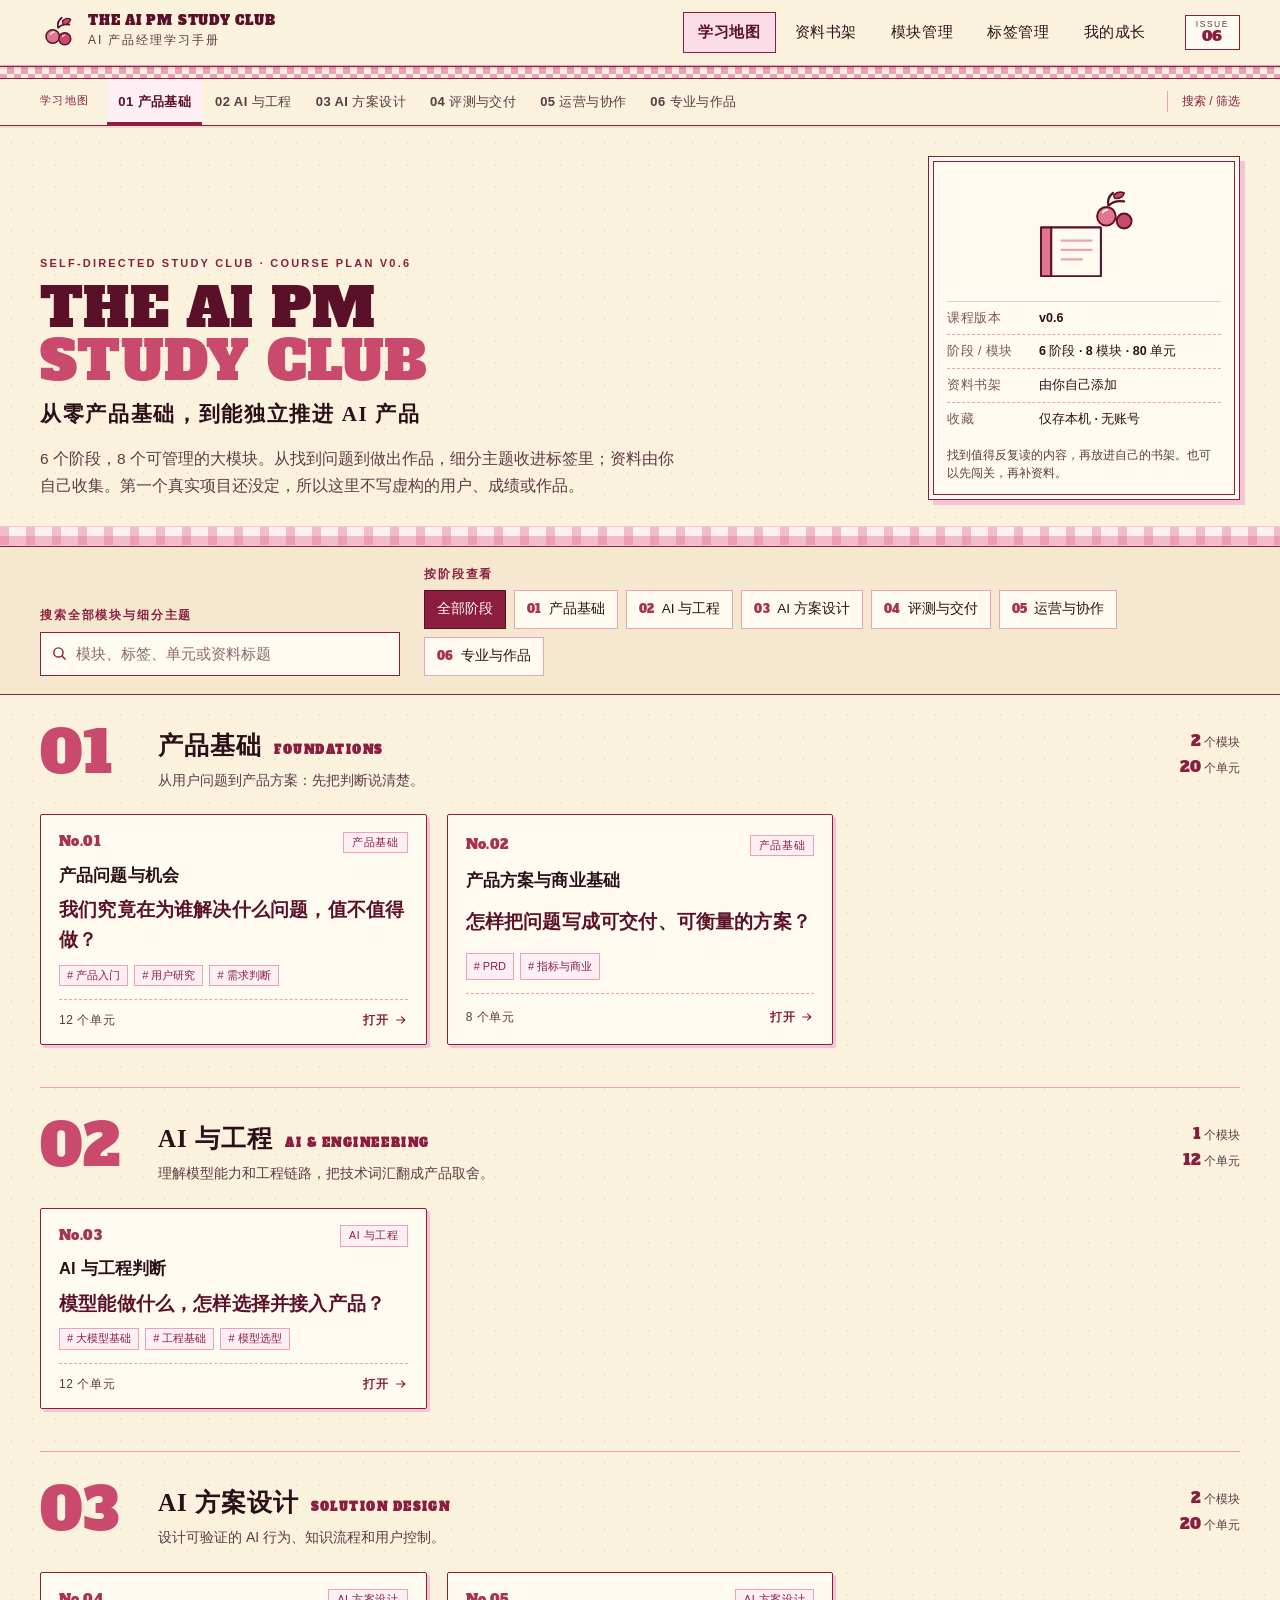
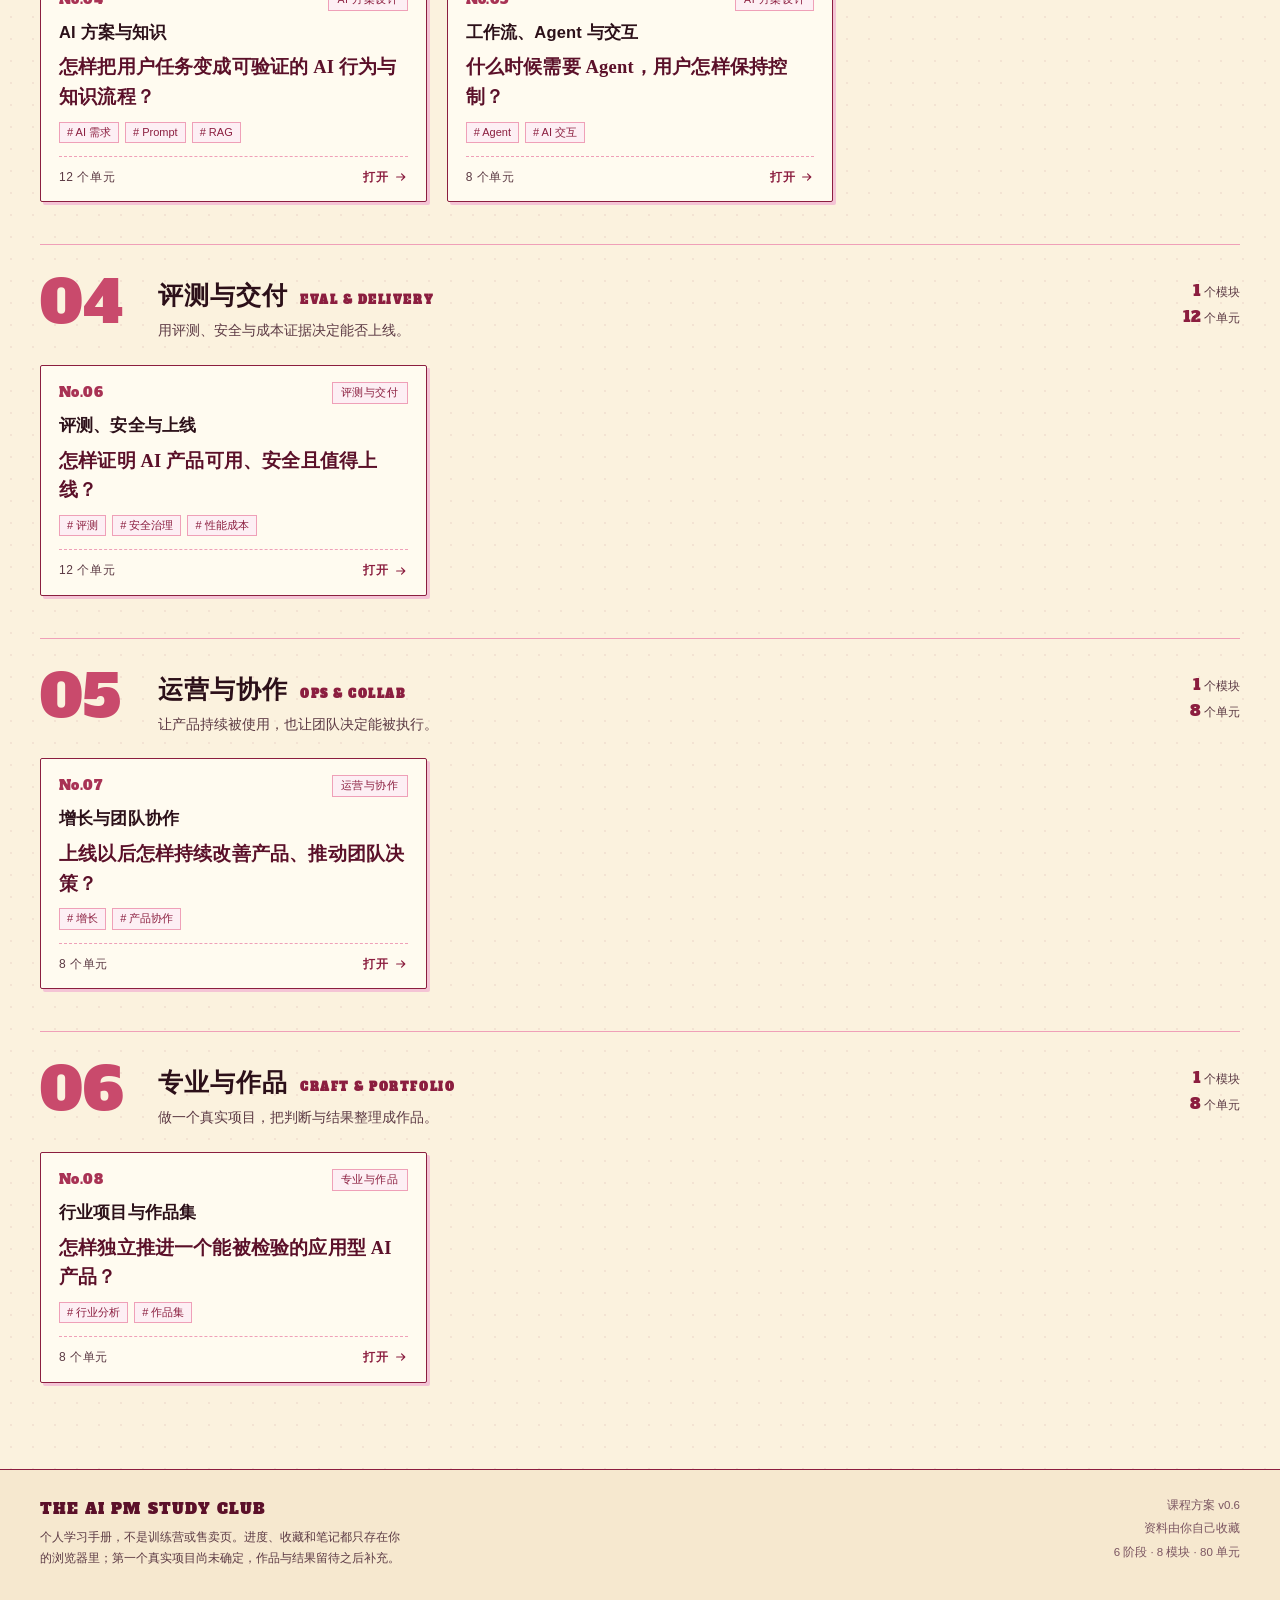
<file: index.html>
<!DOCTYPE html>
<html lang="zh-CN">
<head>
<meta charset="utf-8">
<meta name="viewport" content="width=device-width, initial-scale=1">
<title>学习地图 · AI 产品经理学习手册</title>
<meta name="description" content="从零产品基础到能独立推进应用型 AI 产品的个人学习路径：按阶段学习，自己管理模块、标签和资料。">
<link rel="preconnect" href="https://fonts.googleapis.com">
<link rel="preconnect" href="https://fonts.gstatic.com" crossorigin>
<link href="https://fonts.googleapis.com/css2?family=Alfa+Slab+One&display=swap" rel="stylesheet">
<link rel="stylesheet" href="styles.css">
</head>
<body data-page="map">
<a class="skip-link" href="#map-main">跳到学习地图</a>

<header class="topbar">
  <div class="wrap topbar-inner">
    <a class="brand" href="index.html">
      <svg class="brand-mark" viewBox="0 0 48 48" aria-hidden="true" focusable="false">
        <path d="M24 18c-1-6 1-10 5-13" fill="none" stroke="#5B1029" stroke-width="2.4" stroke-linecap="round"/>
        <path d="M25 18c3-4 7-5 14-4" fill="none" stroke="#5B1029" stroke-width="2.4" stroke-linecap="round"/>
        <path d="M30 9c3-3 7-4 11-2-1 4-5 7-9 7-1 0-2 0-2-5z" fill="#C94A6C" stroke="#5B1029" stroke-width="1.6" stroke-linejoin="round"/>
        <circle cx="17" cy="30" r="9" fill="#E2758F" stroke="#5B1029" stroke-width="2"/>
        <circle cx="33" cy="33" r="8" fill="#C94A6C" stroke="#5B1029" stroke-width="2"/>
        <path d="M14 27c1-2 3-3 5-3" fill="none" stroke="#FBF2DE" stroke-width="1.8" stroke-linecap="round"/>
        <path d="M30 30c1-1 2-2 3-2" fill="none" stroke="#FBF2DE" stroke-width="1.6" stroke-linecap="round"/>
      </svg>
      <span class="brand-text">
        <span class="brand-en">THE AI PM STUDY CLUB</span>
        <span class="brand-cn">AI 产品经理学习手册</span>
      </span>
    </a>
    <nav class="nav" aria-label="主导航">
      <a class="nav-link" href="index.html" aria-current="page">学习地图</a>
      <a class="nav-link" href="library.html">资料书架</a>
      <a class="nav-link" href="library.html#module-manager">模块管理</a>
      <a class="nav-link" href="library.html#tag-manager">标签管理</a>
      <a class="nav-link" href="growth.html">我的成长</a>
    </nav>
    <p class="issue-tag"><span>ISSUE</span><span>06</span></p>
  </div>
</header>

<div class="checker" role="presentation"></div>

<nav class="subnav" aria-label="学习地图分区">
  <div class="wrap subnav-inner">
    <p class="subnav-label">学习地图</p>
    <div class="subnav-links">
      <a class="subnav-link" href="#stage-1" data-spy="stage-1" data-jump-stage="1">01 产品基础</a>
      <a class="subnav-link" href="#stage-2" data-spy="stage-2" data-jump-stage="2">02 AI 与工程</a>
      <a class="subnav-link" href="#stage-3" data-spy="stage-3" data-jump-stage="3">03 AI 方案设计</a>
      <a class="subnav-link" href="#stage-4" data-spy="stage-4" data-jump-stage="4">04 评测与交付</a>
      <a class="subnav-link" href="#stage-5" data-spy="stage-5" data-jump-stage="5">05 运营与协作</a>
      <a class="subnav-link" href="#stage-6" data-spy="stage-6" data-jump-stage="6">06 专业与作品</a>
    </div>
    <a class="subnav-jump" href="#map-controls">搜索 / 筛选</a>
  </div>
</nav>

<div class="masthead">
  <div class="wrap masthead-grid">
    <div>
      <p class="eyebrow">Self-directed study club · course plan v0.6</p>
      <h1>
        <span class="mast-en">THE AI PM<br><em>STUDY CLUB</em></span>
        <span class="mast-cn">从零产品基础，到能独立推进 AI 产品</span>
      </h1>
      <p class="lede">6 个阶段，<span data-module-count>8</span> 个可管理的大模块。从找到问题到做出作品，细分主题收进标签里；资料由你自己收集。第一个真实项目还没定，所以这里不写虚构的用户、成绩或作品。</p>
    </div>
    <aside class="issue-card" aria-label="手册信息">
      <div class="issue-art">
        <svg viewBox="0 0 120 120" aria-hidden="true" focusable="false">
          <g stroke="#5B1029" stroke-width="2" stroke-linejoin="round">
            <path d="M14 52h64v52H14z" fill="#FADDE6"/>
            <path d="M14 52h11v52H14z" fill="#E2758F"/>
            <path d="M25 52h53v52H25z" fill="#FFFBF0"/>
          </g>
          <g stroke="#EFA0B8" stroke-width="2.4" stroke-linecap="round">
            <path d="M36 66h32M36 76h32M36 86h22"/>
          </g>
          <g>
            <path d="M86 28c-1-6 1-10 5-13" fill="none" stroke="#5B1029" stroke-width="2.4" stroke-linecap="round"/>
            <path d="M87 28c4-4 9-5 16-4" fill="none" stroke="#5B1029" stroke-width="2.4" stroke-linecap="round"/>
            <path d="M92 17c3-3 7-4 11-2-1 4-5 6-9 6-1 0-2-1-2-4z" fill="#C94A6C" stroke="#5B1029" stroke-width="1.6"/>
            <circle cx="84" cy="40" r="10" fill="#E2758F" stroke="#5B1029" stroke-width="2"/>
            <circle cx="103" cy="45" r="8" fill="#C94A6C" stroke="#5B1029" stroke-width="2"/>
            <path d="M80 36c1-2 3-3 5-3" fill="none" stroke="#FFFBF0" stroke-width="1.8" stroke-linecap="round"/>
          </g>
        </svg>
      </div>
      <dl class="issue-rows">
        <div class="issue-row"><dt>课程版本</dt><dd>v0.6</dd></div>
        <div class="issue-row"><dt>阶段 / 模块</dt><dd data-module-stats>6 阶段 · 8 模块 · 80 单元</dd></div>
        <div class="issue-row"><dt>资料书架</dt><dd>由你自己添加</dd></div>
        <div class="issue-row"><dt>收藏</dt><dd>仅存本机 · 无账号</dd></div>
      </dl>
      <p class="issue-foot">找到值得反复读的内容，再放进自己的书架。也可以先闯关，再补资料。</p>
    </aside>
  </div>
</div>

<div class="gingham" role="presentation"></div>

<div class="controls" id="map-controls">
  <div class="wrap controls-grid">
    <div>
      <label class="field-label" for="map-search">搜索全部模块与细分主题</label>
      <div class="search-shell">
        <svg class="od-icon" viewBox="0 0 24 24" fill="none" stroke="currentColor" stroke-width="2" aria-hidden="true" focusable="false"><circle cx="10.5" cy="10.5" r="6.5"/><path d="m15.6 15.6 4.4 4.4" stroke-linecap="round"/></svg>
        <input id="map-search" type="search" placeholder="模块、标签、单元或资料标题" autocomplete="off" aria-describedby="map-search-hint">
        <button type="button" class="clear-btn" id="map-clear" hidden>清除</button>
      </div>
      <span class="sr-only" id="map-search-hint">搜索范围是全部六个阶段的可见模块及主题标签，不受当前阶段筛选影响。</span>
    </div>
    <div>
      <p class="field-label" id="stage-rail-label">按阶段查看</p>
      <div class="chips" id="stage-rail" role="group" aria-labelledby="stage-rail-label">
        <button type="button" class="chip" data-stage="all" aria-pressed="true">全部阶段</button>
        <button type="button" class="chip" data-stage="1" aria-pressed="false"><span class="chip-no">01</span>产品基础</button>
        <button type="button" class="chip" data-stage="2" aria-pressed="false"><span class="chip-no">02</span>AI 与工程</button>
        <button type="button" class="chip" data-stage="3" aria-pressed="false"><span class="chip-no">03</span>AI 方案设计</button>
        <button type="button" class="chip" data-stage="4" aria-pressed="false"><span class="chip-no">04</span>评测与交付</button>
        <button type="button" class="chip" data-stage="5" aria-pressed="false"><span class="chip-no">05</span>运营与协作</button>
        <button type="button" class="chip" data-stage="6" aria-pressed="false"><span class="chip-no">06</span>专业与作品</button>
      </div>
    </div>
  </div>
</div>

<main id="map-main" class="map-region">
  <div class="wrap">
    <p class="sr-only" role="status" aria-live="polite" id="map-status"></p>
    <div id="map-body"></div>
  </div>
</main>

<footer class="site-foot">
  <div class="wrap foot-grid">
    <div>
      <p class="foot-brand">The AI PM Study Club</p>
      <p class="foot-copy">个人学习手册，不是训练营或售卖页。进度、收藏和笔记都只存在你的浏览器里；第一个真实项目尚未确定，作品与结果留待之后补充。</p>
    </div>
    <div class="foot-meta">
      <span>课程方案 v0.6</span>
      <span>资料由你自己收藏</span>
      <span data-module-stats>6 阶段 · 8 模块 · 80 单元</span>
    </div>
  </div>
</footer>

<dialog class="module-dialog" id="module-dialog" aria-labelledby="dlg-title"></dialog>

<script src="data.js"></script>
<script src="course-compact.js"></script>
<script src="public-data.js"></script>
<script src="app.js"></script>
</body>
</html>
</file>
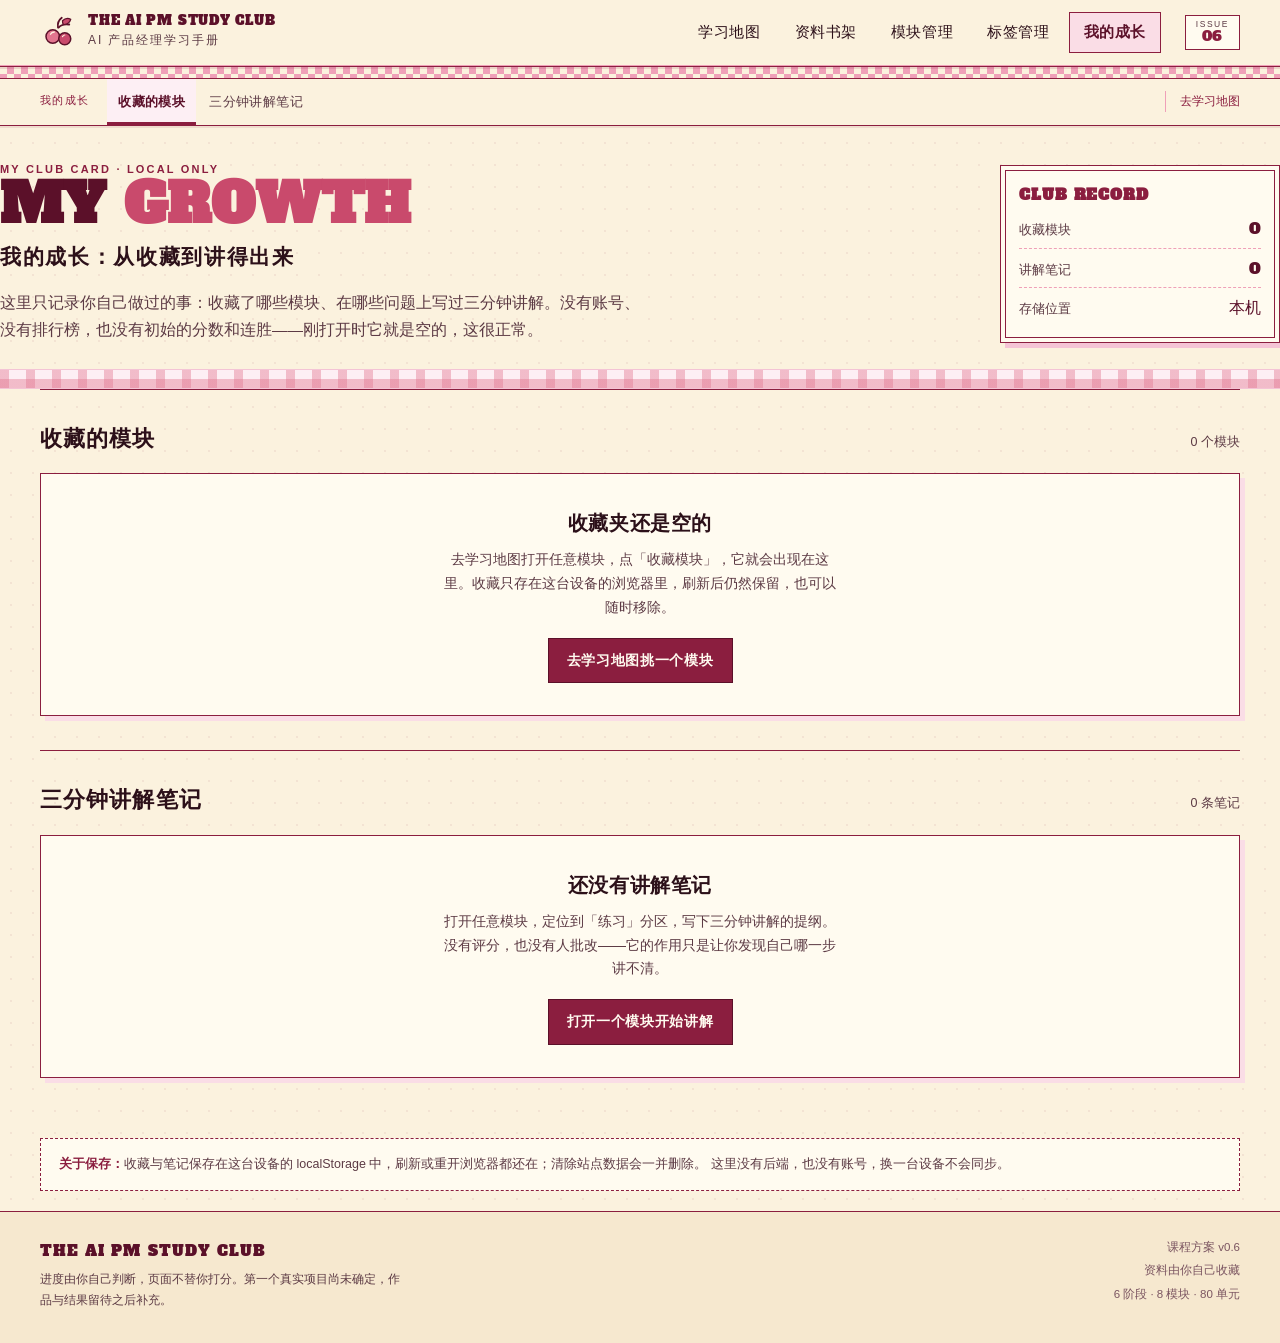
<file: growth.html>
<!DOCTYPE html>
<html lang="zh-CN">
<head>
<meta charset="utf-8">
<meta name="viewport" content="width=device-width, initial-scale=1">
<title>我的成长 · AI 产品经理学习手册</title>
<meta name="description" content="收藏模块、写三分钟讲解笔记，全部只保存在本机浏览器，没有账号、没有虚构的进度与积分。">
<link rel="preconnect" href="https://fonts.googleapis.com">
<link rel="preconnect" href="https://fonts.gstatic.com" crossorigin>
<link href="https://fonts.googleapis.com/css2?family=Alfa+Slab+One&display=swap" rel="stylesheet">
<link rel="stylesheet" href="styles.css">
</head>
<body data-page="growth">
<a class="skip-link" href="#growth-main">跳到我的成长</a>

<header class="topbar">
  <div class="wrap topbar-inner">
    <a class="brand" href="index.html">
      <svg class="brand-mark" viewBox="0 0 48 48" aria-hidden="true" focusable="false">
        <path d="M24 18c-1-6 1-10 5-13" fill="none" stroke="#5B1029" stroke-width="2.4" stroke-linecap="round"/>
        <path d="M25 18c3-4 7-5 14-4" fill="none" stroke="#5B1029" stroke-width="2.4" stroke-linecap="round"/>
        <path d="M30 9c3-3 7-4 11-2-1 4-5 7-9 7-1 0-2 0-2-5z" fill="#C94A6C" stroke="#5B1029" stroke-width="1.6" stroke-linejoin="round"/>
        <circle cx="17" cy="30" r="9" fill="#E2758F" stroke="#5B1029" stroke-width="2"/>
        <circle cx="33" cy="33" r="8" fill="#C94A6C" stroke="#5B1029" stroke-width="2"/>
        <path d="M14 27c1-2 3-3 5-3" fill="none" stroke="#FBF2DE" stroke-width="1.8" stroke-linecap="round"/>
        <path d="M30 30c1-1 2-2 3-2" fill="none" stroke="#FBF2DE" stroke-width="1.6" stroke-linecap="round"/>
      </svg>
      <span class="brand-text">
        <span class="brand-en">THE AI PM STUDY CLUB</span>
        <span class="brand-cn">AI 产品经理学习手册</span>
      </span>
    </a>
    <nav class="nav" aria-label="主导航">
      <a class="nav-link" href="index.html">学习地图</a>
      <a class="nav-link" href="library.html">资料书架</a>
      <a class="nav-link" href="library.html#module-manager">模块管理</a>
      <a class="nav-link" href="library.html#tag-manager">标签管理</a>
      <a class="nav-link" href="growth.html" aria-current="page">我的成长</a>
    </nav>
    <p class="issue-tag"><span>ISSUE</span><span>06</span></p>
  </div>
</header>

<div class="checker" role="presentation"></div>

<nav class="subnav" aria-label="我的成长分区">
  <div class="wrap subnav-inner">
    <p class="subnav-label">我的成长</p>
    <div class="subnav-links">
      <a class="subnav-link" href="#fav-section" data-spy="fav-section">收藏的模块</a>
      <a class="subnav-link" href="#note-section" data-spy="note-section">三分钟讲解笔记</a>
    </div>
    <a class="subnav-jump" href="index.html">去学习地图</a>
  </div>
</nav>

<div class="wrap growth-head">
  <div>
    <p class="eyebrow">My club card · local only</p>
    <h1>
      <span class="mast-en">MY <em>GROWTH</em></span>
      <span class="mast-cn">我的成长：从收藏到讲得出来</span>
    </h1>
    <p class="lede">这里只记录你自己做过的事：收藏了哪些模块、在哪些问题上写过三分钟讲解。没有账号、没有排行榜，也没有初始的分数和连胜——刚打开时它就是空的，这很正常。</p>
  </div>
  <aside class="club-card" aria-label="本机学习记录">
    <h2>Club record</h2>
    <div class="club-rows">
      <div class="club-row"><span>收藏模块</span><strong id="stat-fav">0</strong></div>
      <div class="club-row"><span>讲解笔记</span><strong id="stat-note">0</strong></div>
      <div class="club-row"><span>存储位置</span><strong>本机</strong></div>
    </div>
  </aside>
</div>

<div class="gingham" role="presentation"></div>

<main id="growth-main">
  <div class="wrap">
    <p class="sr-only" role="status" aria-live="polite" id="growth-status"></p>

    <section class="growth-section" id="fav-section" aria-labelledby="fav-heading">
      <div class="growth-section-head">
        <h2 id="fav-heading">收藏的模块</h2>
        <p class="growth-hint" id="fav-count-label">0 个模块</p>
      </div>
      <div class="fav-list" id="fav-list" hidden></div>
      <div class="empty-block" id="fav-empty">
        <h3>收藏夹还是空的</h3>
        <p>去学习地图打开任意模块，点「收藏模块」，它就会出现在这里。收藏只存在这台设备的浏览器里，刷新后仍然保留，也可以随时移除。</p>
        <a class="btn" href="index.html">去学习地图挑一个模块</a>
      </div>
    </section>

    <section class="growth-section" id="note-section" aria-labelledby="note-heading">
      <div class="growth-section-head">
        <h2 id="note-heading">三分钟讲解笔记</h2>
        <p class="growth-hint" id="note-count-label">0 条笔记</p>
      </div>
      <div class="note-grid" id="note-list" hidden></div>
      <div class="empty-block" id="note-empty">
        <h3>还没有讲解笔记</h3>
        <p>打开任意模块，定位到「练习」分区，写下三分钟讲解的提纲。没有评分，也没有人批改——它的作用只是让你发现自己哪一步讲不清。</p>
        <a class="btn" href="index.html">打开一个模块开始讲解</a>
      </div>
    </section>

    <p class="local-note"><b>关于保存：</b><span id="storage-status">收藏与笔记保存在这台设备的 localStorage 中，刷新或重开浏览器都还在；清除站点数据会一并删除。</span> 这里没有后端，也没有账号，换一台设备不会同步。</p>
  </div>
</main>

<footer class="site-foot">
  <div class="wrap foot-grid">
    <div>
      <p class="foot-brand">The AI PM Study Club</p>
      <p class="foot-copy">进度由你自己判断，页面不替你打分。第一个真实项目尚未确定，作品与结果留待之后补充。</p>
    </div>
    <div class="foot-meta">
      <span>课程方案 v0.6</span>
      <span>资料由你自己收藏</span>
      <span data-module-stats>6 阶段 · 8 模块 · 80 单元</span>
    </div>
  </div>
</footer>

<dialog class="module-dialog" id="module-dialog" aria-labelledby="dlg-title"></dialog>

<script src="data.js"></script>
<script src="course-compact.js"></script>
<script src="public-data.js"></script>
<script src="app.js"></script>
</body>
</html>
</file>
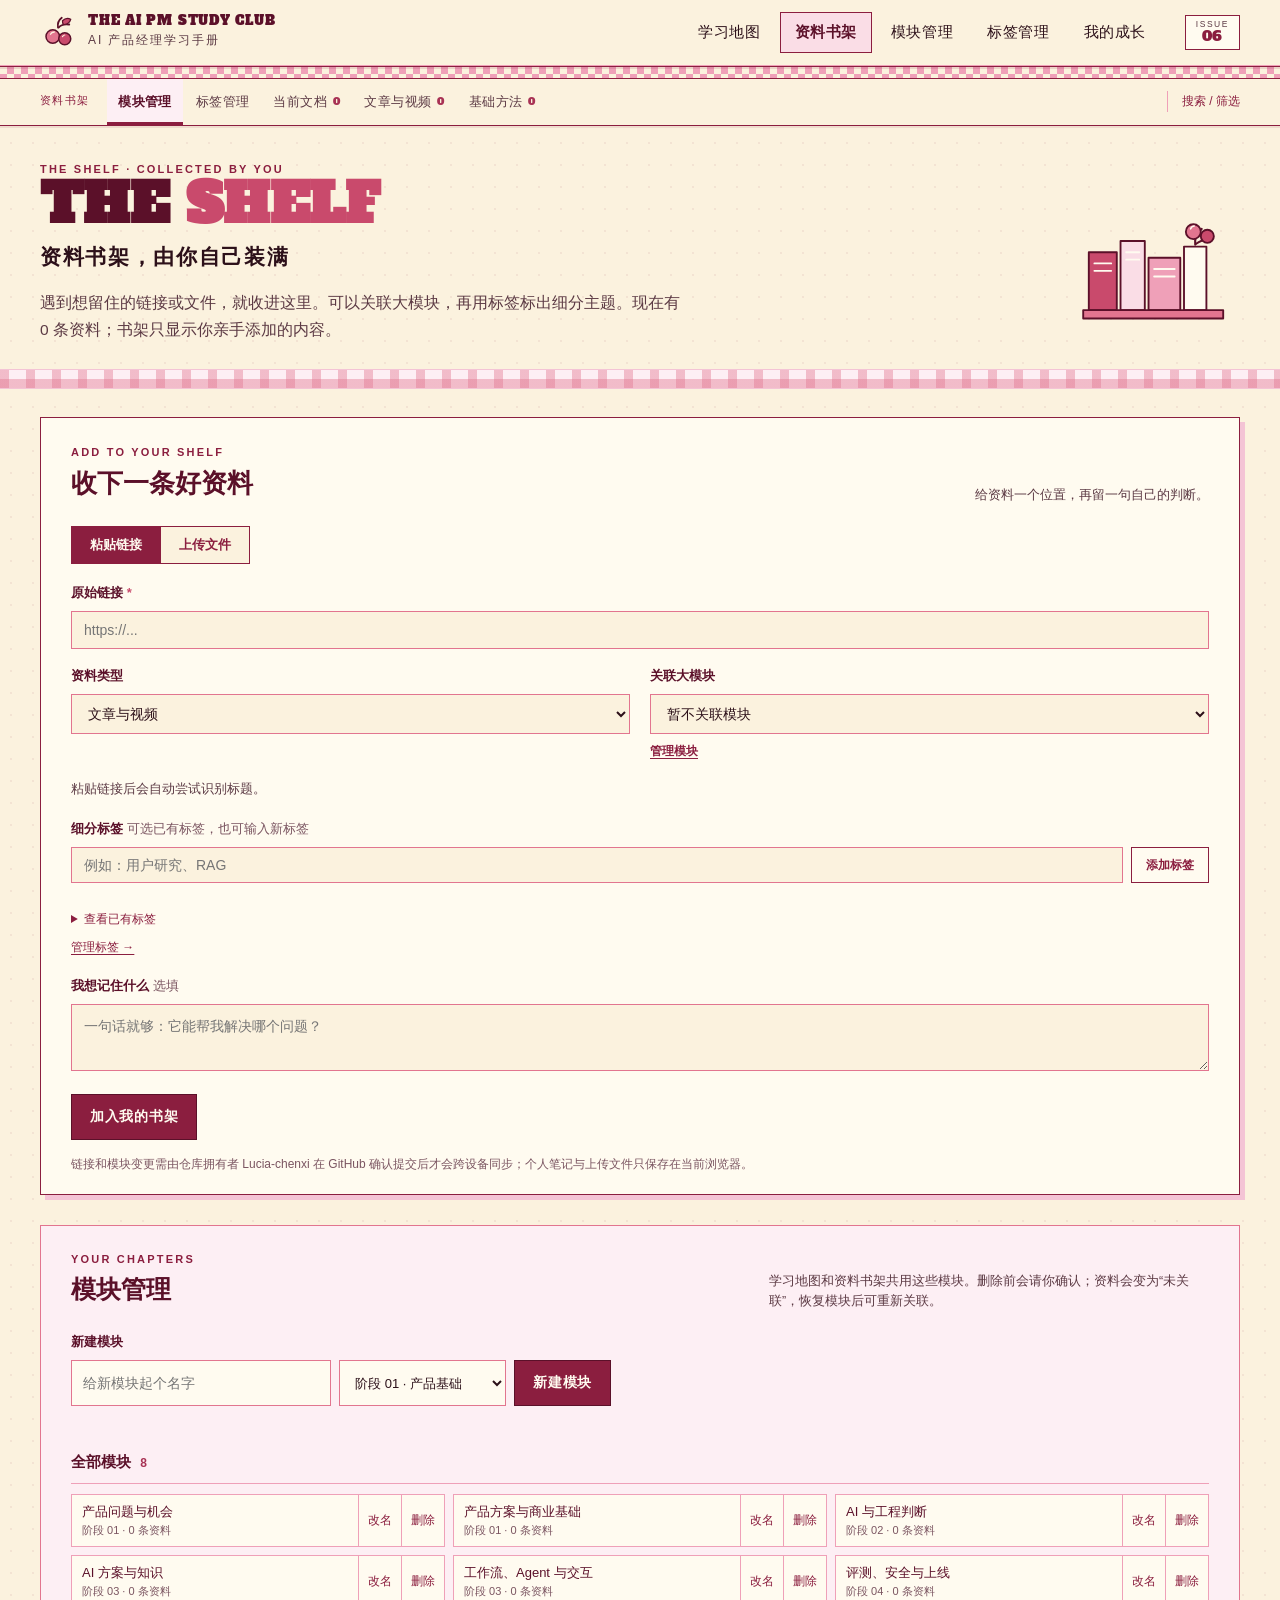
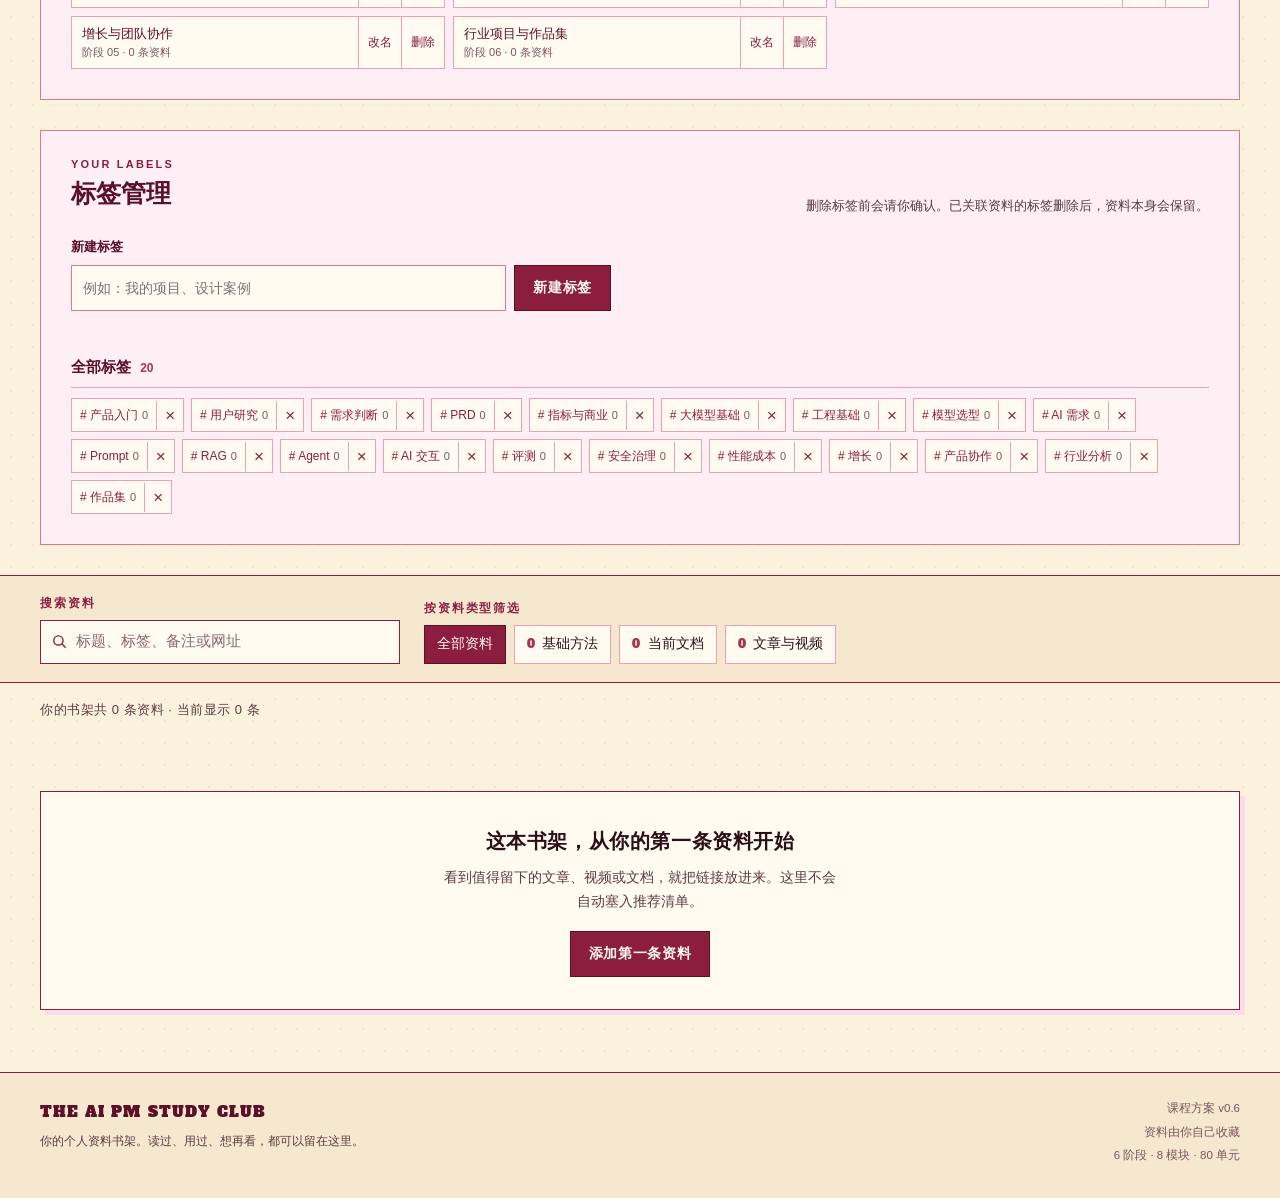
<file: library.html>
<!DOCTYPE html>
<html lang="zh-CN">
<head>
<meta charset="utf-8">
<meta name="viewport" content="width=device-width, initial-scale=1">
<title>资料书架 · AI 产品经理学习手册</title>
<meta name="description" content="自己收藏 AI 产品经理学习资料，可添加、编辑、删除，并关联学习模块。">
<link rel="preconnect" href="https://fonts.googleapis.com">
<link rel="preconnect" href="https://fonts.gstatic.com" crossorigin>
<link href="https://fonts.googleapis.com/css2?family=Alfa+Slab+One&display=swap" rel="stylesheet">
<link rel="stylesheet" href="styles.css">
</head>
<body data-page="library">
<a class="skip-link" href="#lib-main">跳到资料书架</a>

<header class="topbar">
  <div class="wrap topbar-inner">
    <a class="brand" href="index.html">
      <svg class="brand-mark" viewBox="0 0 48 48" aria-hidden="true" focusable="false">
        <path d="M24 18c-1-6 1-10 5-13" fill="none" stroke="#5B1029" stroke-width="2.4" stroke-linecap="round"/>
        <path d="M25 18c3-4 7-5 14-4" fill="none" stroke="#5B1029" stroke-width="2.4" stroke-linecap="round"/>
        <path d="M30 9c3-3 7-4 11-2-1 4-5 7-9 7-1 0-2 0-2-5z" fill="#C94A6C" stroke="#5B1029" stroke-width="1.6" stroke-linejoin="round"/>
        <circle cx="17" cy="30" r="9" fill="#E2758F" stroke="#5B1029" stroke-width="2"/>
        <circle cx="33" cy="33" r="8" fill="#C94A6C" stroke="#5B1029" stroke-width="2"/>
        <path d="M14 27c1-2 3-3 5-3" fill="none" stroke="#FBF2DE" stroke-width="1.8" stroke-linecap="round"/>
        <path d="M30 30c1-1 2-2 3-2" fill="none" stroke="#FBF2DE" stroke-width="1.6" stroke-linecap="round"/>
      </svg>
      <span class="brand-text">
        <span class="brand-en">THE AI PM STUDY CLUB</span>
        <span class="brand-cn">AI 产品经理学习手册</span>
      </span>
    </a>
    <nav class="nav" aria-label="主导航">
      <a class="nav-link" href="index.html">学习地图</a>
      <a class="nav-link" href="library.html" aria-current="page">资料书架</a>
      <a class="nav-link" href="library.html#module-manager">模块管理</a>
      <a class="nav-link" href="library.html#tag-manager">标签管理</a>
      <a class="nav-link" href="growth.html">我的成长</a>
    </nav>
    <p class="issue-tag"><span>ISSUE</span><span>06</span></p>
  </div>
</header>

<div class="checker" role="presentation"></div>

<nav class="subnav" aria-label="资料书架分区">
  <div class="wrap subnav-inner">
    <p class="subnav-label">资料书架</p>
    <div class="subnav-links">
      <a class="subnav-link" href="#module-manager" data-spy="module-manager">模块管理</a>
      <a class="subnav-link" href="#tag-manager" data-spy="tag-manager">标签管理</a>
      <a class="subnav-link" href="#type-doc" data-spy="type-doc" data-jump-type="doc">当前文档<span class="subnav-count" data-count="doc">—</span></a>
      <a class="subnav-link" href="#type-article" data-spy="type-article" data-jump-type="article">文章与视频<span class="subnav-count" data-count="article">—</span></a>
      <a class="subnav-link" href="#type-method" data-spy="type-method" data-jump-type="method">基础方法<span class="subnav-count" data-count="method">—</span></a>
    </div>
    <a class="subnav-jump" href="#lib-controls">搜索 / 筛选</a>
  </div>
</nav>

<div class="wrap shelf-head">
  <div>
    <p class="eyebrow">The shelf · collected by you</p>
    <h1>
      <span class="mast-en">THE <em>SHELF</em></span>
      <span class="mast-cn">资料书架，由你自己装满</span>
    </h1>
    <p class="lede">遇到想留住的链接或文件，就收进这里。可以关联大模块，再用标签标出细分主题。现在有 <span id="source-total" data-source-total>—</span> 条资料；书架只显示你亲手添加的内容。</p>
  </div>
  <div class="shelf-art">
    <svg viewBox="0 0 180 140" aria-hidden="true" focusable="false">
      <g stroke="#5B1029" stroke-width="2" stroke-linejoin="round">
        <rect x="18" y="52" width="30" height="62" fill="#C94A6C"/>
        <rect x="52" y="40" width="26" height="74" fill="#FADDE6"/>
        <rect x="82" y="58" width="34" height="56" fill="#EFA0B8"/>
        <rect x="120" y="46" width="24" height="68" fill="#FFFBF0"/>
        <rect x="12" y="114" width="150" height="9" fill="#E2758F"/>
      </g>
      <g stroke="#FFFBF0" stroke-width="2" stroke-linecap="round">
        <path d="M24 64h18M24 72h18M58 52h14M58 60h14M88 70h22M88 78h22"/>
      </g>
      <g>
        <path d="M132 44c-1-8 2-13 7-17" fill="none" stroke="#5B1029" stroke-width="2.2" stroke-linecap="round"/>
        <path d="M133 43c5-4 10-5 17-4" fill="none" stroke="#5B1029" stroke-width="2.2" stroke-linecap="round"/>
        <circle cx="130" cy="30" r="8" fill="#E2758F" stroke="#5B1029" stroke-width="2"/>
        <circle cx="145" cy="35" r="7" fill="#C94A6C" stroke="#5B1029" stroke-width="2"/>
        <path d="M127 27c1-2 3-3 4-3" fill="none" stroke="#FFFBF0" stroke-width="1.6" stroke-linecap="round"/>
      </g>
    </svg>
  </div>
</div>

<div class="gingham" role="presentation"></div>

<section class="wrap source-compose" id="add-source" aria-labelledby="source-form-title">
  <div class="source-compose-head">
    <div><p class="eyebrow">Add to your shelf</p><h2 id="source-form-title">收下一条好资料</h2></div>
    <p>给资料一个位置，再留一句自己的判断。</p>
  </div>
  <form id="source-form">
    <div class="source-kind" role="group" aria-label="资料来源">
      <button type="button" class="source-kind-btn" data-source-kind="link" aria-pressed="true">粘贴链接</button>
      <button type="button" class="source-kind-btn" data-source-kind="file" aria-pressed="false">上传文件</button>
    </div>
    <div class="source-form-grid">
      <label id="source-url-wrap">原始链接 <span aria-hidden="true">*</span><input id="source-url" name="url" type="url" inputmode="url" required placeholder="https://..."></label>
      <label id="source-file-wrap" hidden>选择文件 <span aria-hidden="true">*</span><input id="source-file" name="file" type="file"></label>
      <label>资料类型<select id="source-type" name="type"><option value="article">文章与视频</option><option value="doc">当前文档</option><option value="method">基础方法</option></select></label>
      <label>关联大模块<select id="source-module" name="module"><option value="0">暂不关联模块</option></select><a class="tag-manager-link" href="#module-manager">管理模块</a></label>
    </div>
    <div class="source-title-detect"><span id="source-title-status" role="status" aria-live="polite">粘贴链接后会自动尝试识别标题。</span><button type="button" id="source-rename" hidden>修改标题</button></div>
    <label class="source-title-manual" id="source-title-wrap" hidden>资料标题 <span aria-hidden="true">*</span><input id="source-title" name="title" type="text" maxlength="120" placeholder="识别不到时，给它起个名字"></label>
    <div class="source-tags">
      <label for="source-tag-input">细分标签 <span>可选已有标签，也可输入新标签</span></label>
      <div class="source-tag-entry"><input id="source-tag-input" type="text" maxlength="24" list="source-tag-list" placeholder="例如：用户研究、RAG"><datalist id="source-tag-list"></datalist><button type="button" id="source-tag-add">添加标签</button></div>
      <div id="source-tag-selected" class="source-tag-selected" aria-live="polite"></div>
      <details class="source-tag-available"><summary>查看已有标签</summary><div id="source-tag-options"></div></details>
      <a class="tag-manager-link" href="#tag-manager">管理标签 →</a>
    </div>
    <label class="source-note-label">我想记住什么 <span>选填</span><textarea id="source-note" name="note" maxlength="300" rows="2" placeholder="一句话就够：它能帮我解决哪个问题？"></textarea></label>
    <div class="source-form-foot"><button class="btn" id="source-save" type="submit">加入我的书架</button><button class="btn btn-quiet" id="source-cancel" type="button" hidden>取消编辑</button><span id="source-form-status" role="status" aria-live="polite"></span></div>
  </form>
  <p class="source-local-note">链接和模块变更需由仓库拥有者 Lucia-chenxi 在 GitHub 确认提交后才会跨设备同步；个人笔记与上传文件只保存在当前浏览器。<span id="source-sync-status" role="status"></span></p>
</section>

<section class="wrap tag-manager" id="module-manager" aria-labelledby="module-manager-title">
  <div class="tag-manager-head">
    <div><p class="eyebrow">Your chapters</p><h2 id="module-manager-title">模块管理</h2></div>
    <p>学习地图和资料书架共用这些模块。删除前会请你确认；资料会变为“未关联”，恢复模块后可重新关联。</p>
  </div>
  <form id="module-manager-form" class="tag-manager-create">
    <label for="module-manager-input">新建模块</label>
    <div><input id="module-manager-input" type="text" maxlength="32" placeholder="给新模块起个名字" required><select id="module-manager-stage" aria-label="所属阶段"></select><button class="btn" type="submit">新建模块</button></div>
    <p id="module-manager-status" role="status" aria-live="polite"></p>
  </form>
  <div class="tag-manager-all">
    <h3>全部模块 <span id="module-all-count">0</span></h3>
    <div id="module-manager-list" class="module-manager-list"></div>
  </div>
  <div id="module-hidden-wrap" class="tag-manager-all" hidden>
    <h3>已删除的模块 · 可恢复</h3>
    <div id="module-hidden-list" class="module-manager-list"></div>
  </div>
</section>

<section class="wrap tag-manager" id="tag-manager" aria-labelledby="tag-manager-title">
  <div class="tag-manager-head">
    <div><p class="eyebrow">Your labels</p><h2 id="tag-manager-title">标签管理</h2></div>
    <p>删除标签前会请你确认。已关联资料的标签删除后，资料本身会保留。</p>
  </div>
  <form id="tag-manager-form" class="tag-manager-create">
    <label for="tag-manager-input">新建标签</label>
    <div><input id="tag-manager-input" type="text" maxlength="24" placeholder="例如：我的项目、设计案例"><button class="btn" type="submit">新建标签</button></div>
    <p id="tag-manager-status" role="status" aria-live="polite"></p>
  </form>
  <div class="tag-manager-all">
    <h3>全部标签 <span id="tag-all-count">0</span></h3>
    <div id="tag-manager-list" class="tag-manager-list"></div>
  </div>
</section>

<div class="controls" id="lib-controls">
  <div class="wrap controls-grid">
    <div>
      <label class="field-label" for="lib-search">搜索资料</label>
      <div class="search-shell">
        <svg class="od-icon" viewBox="0 0 24 24" fill="none" stroke="currentColor" stroke-width="2" aria-hidden="true" focusable="false"><circle cx="10.5" cy="10.5" r="6.5"/><path d="m15.6 15.6 4.4 4.4" stroke-linecap="round"/></svg>
        <input id="lib-search" type="search" placeholder="标题、标签、备注或网址" autocomplete="off">
        <button type="button" class="clear-btn" id="lib-clear" hidden>清除</button>
      </div>
    </div>
    <div>
      <p class="field-label" id="lib-types-label">按资料类型筛选</p>
      <div class="chips" id="lib-types" role="group" aria-labelledby="lib-types-label">
        <button type="button" class="chip" data-type="all" aria-pressed="true">全部资料</button>
        <button type="button" class="chip" data-type="method" aria-pressed="false"><span class="chip-no" data-count="method">—</span>基础方法</button>
        <button type="button" class="chip" data-type="doc" aria-pressed="false"><span class="chip-no" data-count="doc">—</span>当前文档</button>
        <button type="button" class="chip" data-type="article" aria-pressed="false"><span class="chip-no" data-count="article">—</span>文章与视频</button>
      </div>
    </div>
  </div>
</div>

<main id="lib-main">
  <div class="wrap">
    <p class="sr-only" role="status" aria-live="polite" id="lib-status"></p>
    <p class="shelf-summary" id="lib-summary"></p>
    <p class="source-undo" id="source-undo" role="status" aria-live="polite"></p>
    <div id="lib-body"></div>
  </div>
</main>

<footer class="site-foot">
  <div class="wrap foot-grid">
    <div>
      <p class="foot-brand">The AI PM Study Club</p>
      <p class="foot-copy">你的个人资料书架。读过、用过、想再看，都可以留在这里。</p>
    </div>
    <div class="foot-meta">
      <span>课程方案 v0.6</span>
      <span>资料由你自己收藏</span>
      <span data-module-stats>6 阶段 · 8 模块 · 80 单元</span>
    </div>
  </div>
</footer>

<script src="data.js"></script>
<script src="course-compact.js"></script>
<script src="public-data.js"></script>
<script src="app.js"></script>
</body>
</html>
</file>
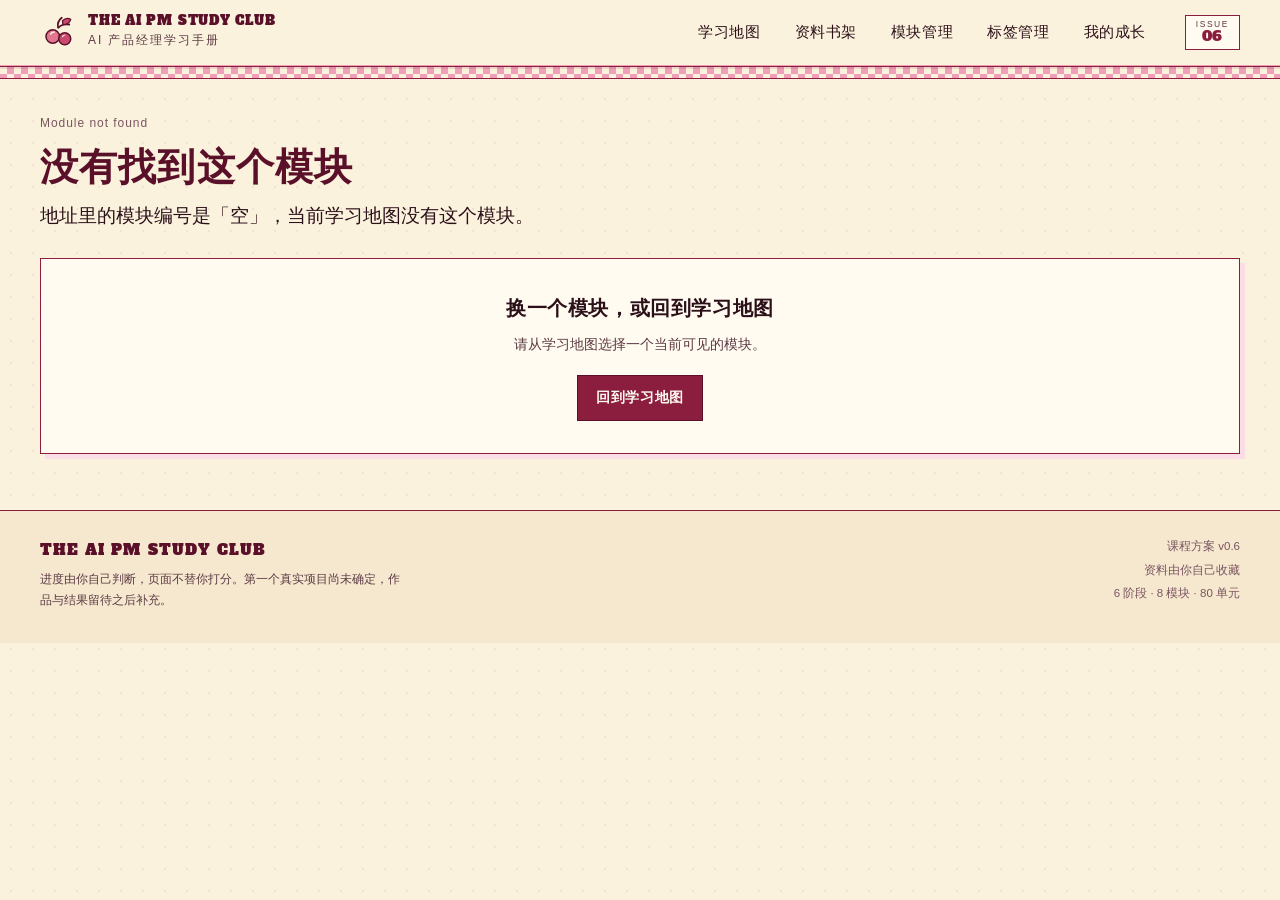
<file: module.html>
<!DOCTYPE html>
<html lang="zh-CN">
<head>
<meta charset="utf-8">
<meta name="viewport" content="width=device-width, initial-scale=1">
<title>模块详情 · AI 产品经理学习手册</title>
<meta name="description" content="单个模块的学习单元、练习作品、完成标准与自己收藏的资料；笔记只保存在本机浏览器。">
<link rel="preconnect" href="https://fonts.googleapis.com">
<link rel="preconnect" href="https://fonts.gstatic.com" crossorigin>
<link href="https://fonts.googleapis.com/css2?family=Alfa+Slab+One&display=swap" rel="stylesheet">
<link rel="stylesheet" href="styles.css">
</head>
<body data-page="module">
<a class="skip-link" href="#module-main">跳到模块正文</a>

<header class="topbar">
  <div class="wrap topbar-inner">
    <a class="brand" href="index.html">
      <svg class="brand-mark" viewBox="0 0 48 48" aria-hidden="true" focusable="false">
        <path d="M24 18c-1-6 1-10 5-13" fill="none" stroke="#5B1029" stroke-width="2.4" stroke-linecap="round"/>
        <path d="M25 18c3-4 7-5 14-4" fill="none" stroke="#5B1029" stroke-width="2.4" stroke-linecap="round"/>
        <path d="M30 9c3-3 7-4 11-2-1 4-5 7-9 7-1 0-2 0-2-5z" fill="#C94A6C" stroke="#5B1029" stroke-width="1.6" stroke-linejoin="round"/>
        <circle cx="17" cy="30" r="9" fill="#E2758F" stroke="#5B1029" stroke-width="2"/>
        <circle cx="33" cy="33" r="8" fill="#C94A6C" stroke="#5B1029" stroke-width="2"/>
        <path d="M14 27c1-2 3-3 5-3" fill="none" stroke="#FBF2DE" stroke-width="1.8" stroke-linecap="round"/>
        <path d="M30 30c1-1 2-2 3-2" fill="none" stroke="#FBF2DE" stroke-width="1.6" stroke-linecap="round"/>
      </svg>
      <span class="brand-text">
        <span class="brand-en">THE AI PM STUDY CLUB</span>
        <span class="brand-cn">AI 产品经理学习手册</span>
      </span>
    </a>
    <nav class="nav" aria-label="主导航">
      <a class="nav-link" href="index.html">学习地图</a>
      <a class="nav-link" href="library.html">资料书架</a>
      <a class="nav-link" href="library.html#module-manager">模块管理</a>
      <a class="nav-link" href="library.html#tag-manager">标签管理</a>
      <a class="nav-link" href="growth.html">我的成长</a>
    </nav>
    <p class="issue-tag"><span>ISSUE</span><span>06</span></p>
  </div>
</header>

<div class="checker" role="presentation"></div>

<main id="module-main">
  <p class="sr-only" role="status" aria-live="polite" id="module-status"></p>
  <div id="module-nav"></div>
  <div id="module-hero"></div>
  <div class="wrap" id="module-body"></div>
  <div class="wrap" id="module-foot"></div>
</main>

<footer class="site-foot">
  <div class="wrap foot-grid">
    <div>
      <p class="foot-brand">The AI PM Study Club</p>
      <p class="foot-copy">进度由你自己判断，页面不替你打分。第一个真实项目尚未确定，作品与结果留待之后补充。</p>
    </div>
    <div class="foot-meta">
      <span>课程方案 v0.6</span>
      <span>资料由你自己收藏</span>
      <span data-module-stats>6 阶段 · 8 模块 · 80 单元</span>
    </div>
  </div>
</footer>

<script src="data.js"></script>
<script src="course-compact.js"></script>
<script src="public-data.js"></script>
<script src="app.js"></script>
</body>
</html>
</file>
<file: styles.css>
/* OD-LAYOUT-PRIMITIVES v1 — structure only: display, flex/grid, overflow, wrapping, ratio, geometry.
   Put this @layer first; product CSS outside the layer wins ordinary layout rules.
   Native hidden and closed-dialog states take precedence over component display rules. */
@layer od-layout {
  [hidden]:not([hidden="until-found" i]) { display: none !important; }
  dialog:not([open]) { display: none !important; }

  :where(.od-stack,.od-row,.od-row-top,.od-cluster,.od-grid,.od-field,.od-stat,.od-cell,.od-tile) > :where(*) { min-width: 0; }

  /* containers */
  .od-stack   { display: flex; flex-direction: column; gap: var(--od-gap, 8px); }
  .od-row     { display: flex; align-items: center; gap: var(--od-gap, 8px); }
  .od-row-top { display: flex; align-items: flex-start; gap: var(--od-gap, 8px); }
  .od-cluster { display: flex; flex-wrap: wrap; align-items: center; gap: var(--od-gap, 8px); }
  .od-fill    { flex: 1 1 0; min-width: 0; }
  .od-fixed   { flex: none; }
  .od-grid    { display: grid; gap: var(--od-gap, 12px); grid-template-columns: repeat(var(--od-cols, 3), minmax(0, 1fr)); }

  /* stacked information: each piece is its own line — never sibling inline spans */
  .od-stat, .od-field, .od-cell { display: grid; gap: var(--od-gap, 2px); }
  :where(.od-stat,.od-field,.od-cell) > :where(*) { display: block; }
  .od-tile { display: grid; grid-template-rows: auto 1fr; }
  :where(.od-tile) > :where(*) { display: block; }

  .od-media { display: block; width: 100%; height: auto; aspect-ratio: var(--od-ratio, auto); }
  .od-media-cover { object-fit: cover; }

  .od-icon { display: inline-block; inline-size: var(--od-icon-size, 1em); block-size: var(--od-icon-size, 1em); flex: none; }

  .od-truncate { display: block; max-width: 100%; overflow: hidden; white-space: nowrap; text-overflow: ellipsis; }
  .od-clamp-2, .od-clamp-3 { display: -webkit-box; -webkit-box-orient: vertical; overflow: hidden; overflow-wrap: anywhere; }
  .od-clamp-2 { -webkit-line-clamp: 2; }
  .od-clamp-3 { -webkit-line-clamp: 3; }
  .od-lines-2 { min-height: calc(2 * 1.4em); }
  .od-nowrap  { white-space: nowrap; }
  .od-keep    { word-break: keep-all; overflow-wrap: anywhere; }

  .od-screen { display: grid; grid-template-rows: auto minmax(0, 1fr) auto; height: 100%; }
  .od-scroll { overflow-y: auto; overscroll-behavior: contain; min-height: 0; }

  .od-rail { display: flex; gap: var(--od-gap, 8px); overflow-x: auto; scroll-snap-type: x proximity; scrollbar-width: none;
             padding-inline: var(--od-rail-pad, 16px); scroll-padding-inline: var(--od-rail-pad, 16px); }
  .od-rail::-webkit-scrollbar { display: none; }
  :where(.od-rail) > :where(*) { flex: none; scroll-snap-align: start; }
  :where(.od-rail) > :where(:last-child) { margin-inline-end: var(--od-rail-pad, 16px); }

  .od-spacer { flex: none; visibility: hidden; pointer-events: none; }
  .od-touch  { min-width: 44px; min-height: 44px; }
}
:root [hidden]:where(:not([hidden="until-found" i])) { display: none; }
/* /OD-LAYOUT-PRIMITIVES v1 */

/* ============================================================
   THE AI PM STUDY CLUB — pink American-retro study annual
   ============================================================ */

:root {
  --paper: #FBF2DE;
  --paper-light: #FFFBF0;
  --paper-deep: #F6E8CF;
  --pink-50: #FDEFF4;
  --pink-100: #FADDE6;
  --pink-200: #F4C4D5;
  --pink-300: #EFA0B8;
  --pink-400: #E2758F;
  --pink-500: #C94A6C;
  --pink-ink: #A83254;
  --cherry: #8B1E3F;
  --cherry-deep: #5B1029;
  --ink: #2C1019;
  --ink-soft: #5C3A44;
  --ink-faint: #7B5561;

  --font-display: "Alfa Slab One", "Rockwell", "Georgia", serif;
  --font-serif-cn: "Songti SC", "STSong", "Noto Serif SC", "SimSun", serif;
  --font-body: "PingFang SC", "Hiragino Sans GB", "Microsoft YaHei", "Noto Sans SC", "Helvetica Neue", Arial, sans-serif;

  --shadow-card: 3px 3px 0 var(--pink-200);
  --shadow-card-hover: 6px 6px 0 var(--pink-300);
  --line: 1px solid var(--cherry);
  --line-soft: 1px solid var(--pink-200);
  --maxw: 1360px;
  --pad: 40px;
}

*,
*::before,
*::after { box-sizing: border-box; }

html { -webkit-text-size-adjust: 100%; }

body {
  margin: 0;
  background-color: var(--paper);
  background-image: radial-gradient(rgba(139, 30, 63, 0.07) 1px, transparent 1px);
  background-size: 22px 22px;
  color: var(--ink);
  font-family: var(--font-body);
  font-size: 16px;
  line-height: 1.7;
  letter-spacing: 0;
}

body.is-locked { overflow: hidden; }

img, svg { max-width: 100%; }
h1, h2, h3, h4, p, ol, ul, dl, dd, figure { margin: 0; }
ol, ul { padding: 0; list-style: none; }
button { font: inherit; color: inherit; }
a { color: var(--cherry); text-underline-offset: 3px; }

::selection { background: var(--pink-200); color: var(--cherry-deep); }

:focus-visible {
  outline: 3px solid var(--cherry-deep);
  outline-offset: 2px;
}

.wrap {
  width: 100%;
  max-width: var(--maxw);
  margin: 0 auto;
  padding: 0 var(--pad);
}

.skip-link {
  position: absolute;
  left: 16px;
  top: -60px;
  z-index: 80;
  background: var(--cherry);
  color: var(--paper);
  padding: 10px 18px;
  text-decoration: none;
  font-size: 14px;
}
.skip-link:focus { top: 12px; }

/* ---------- top bar ---------- */

.topbar {
  position: sticky;
  top: 0;
  z-index: 40;
  background: var(--paper);
  border-bottom: var(--line);
  box-shadow: 0 2px 0 rgba(139, 30, 63, 0.14);
}

.topbar-inner {
  display: flex;
  align-items: center;
  gap: 24px;
  padding-top: 12px;
  padding-bottom: 12px;
  border-bottom: 1px solid var(--pink-300);
}

.brand {
  display: flex;
  align-items: center;
  gap: 12px;
  margin-right: auto;
  text-decoration: none;
  color: var(--ink);
}

.brand-mark { width: 36px; height: 36px; flex: none; }

.brand-text { display: grid; gap: 1px; }
.brand-en {
  font-family: var(--font-display);
  font-size: 13px;
  line-height: 1.1;
  letter-spacing: 0.06em;
  color: var(--cherry-deep);
}
.brand-cn {
  font-size: 12px;
  letter-spacing: 0.16em;
  color: var(--ink-soft);
}

.nav { display: flex; align-items: center; gap: 4px; }

.nav-link {
  display: inline-block;
  padding: 7px 14px;
  font-size: 14.5px;
  font-weight: 550;
  letter-spacing: 0.04em;
  color: var(--ink);
  text-decoration: none;
  border: 1px solid transparent;
}
.nav-link:hover { background: var(--pink-50); border-color: var(--pink-200); }
.nav-link[aria-current="page"] {
  background: var(--pink-100);
  border-color: var(--cherry);
  color: var(--cherry-deep);
  font-weight: 650;
}

.issue-tag {
  display: grid;
  justify-items: center;
  gap: 0;
  border: var(--line);
  background: var(--paper-light);
  padding: 4px 10px 5px;
  line-height: 1.05;
}
.issue-tag span:first-child {
  font-size: 8.5px;
  letter-spacing: 0.18em;
  color: var(--ink-soft);
}
.issue-tag span:last-child {
  font-family: var(--font-display);
  font-size: 14px;
  color: var(--cherry);
}

/* ---------- sticky section nav ---------- */

.subnav {
  position: sticky;
  top: var(--topbar-h, 61px);
  z-index: 35;
  background: rgba(251, 242, 222, 0.97);
  border-bottom: var(--line);
  box-shadow: 0 2px 0 rgba(139, 30, 63, 0.1);
  backdrop-filter: blur(4px);
}

.subnav-inner {
  display: flex;
  align-items: center;
  gap: 18px;
  min-height: 46px;
}

.subnav-label {
  flex: none;
  font-family: var(--font-display);
  font-size: 11px;
  letter-spacing: 0.12em;
  text-transform: uppercase;
  color: var(--cherry);
  white-space: nowrap;
}

.subnav-links {
  display: flex;
  align-items: center;
  gap: 2px;
  flex: 1 1 auto;
  min-width: 0;
  overflow-x: auto;
  scrollbar-width: none;
}
.subnav-links::-webkit-scrollbar { display: none; }

.subnav-link {
  display: inline-flex;
  align-items: center;
  gap: 6px;
  padding: 12px 11px 9px;
  border-bottom: 3px solid transparent;
  font-size: 13px;
  font-weight: 550;
  letter-spacing: 0.03em;
  color: var(--ink-soft);
  text-decoration: none;
  white-space: nowrap;
}
.subnav-link:hover { color: var(--cherry-deep); background: var(--pink-50); }
.subnav-link[aria-current] {
  color: var(--cherry-deep);
  font-weight: 650;
  border-bottom-color: var(--cherry);
  background: var(--pink-50);
}

.subnav-count {
  font-family: var(--font-display);
  font-size: 10px;
  color: var(--pink-ink);
  letter-spacing: 0.04em;
}

.subnav-note {
  flex: none;
  margin-left: auto;
  font-size: 11.5px;
  letter-spacing: 0.05em;
  color: var(--ink-faint);
  white-space: nowrap;
}

.subnav-jump {
  flex: none;
  padding-left: 14px;
  border-left: 1px solid var(--pink-300);
  font-size: 12px;
  color: var(--cherry);
  text-decoration: none;
  white-space: nowrap;
}
.subnav-jump:hover { color: var(--cherry-deep); text-decoration: underline; }

/* anchors clear the sticky bars */
:root { --topbar-h: 61px; --subnav-h: 46px; }
html { scroll-behavior: smooth; }
#map-controls,
#lib-controls,
#fav-section,
#note-section,
#content,
#sources,
#practice,
[id^="stage-"],
[id^="type-"] {
  scroll-margin-top: calc(var(--topbar-h, 61px) + var(--subnav-h, 46px) + 18px);
}

/* ---------- decorative bands ---------- */

.checker {
  height: 12px;
  background: repeating-conic-gradient(var(--pink-300) 0% 25%, var(--paper) 0% 50%) 0 0 / 14px 14px;
  border-bottom: var(--line);
}

.stripe {
  height: 8px;
  background: repeating-linear-gradient(
    -45deg,
    var(--pink-200) 0 6px,
    var(--paper) 6px 12px
  );
  border-top: var(--line-soft);
  border-bottom: var(--line-soft);
}

.gingham {
  height: 20px;
  background-color: var(--pink-50);
  background-image:
    repeating-linear-gradient(90deg, rgba(226, 117, 143, 0.42) 0 9px, transparent 9px 26px),
    repeating-linear-gradient(0deg, rgba(226, 117, 143, 0.42) 0 9px, transparent 9px 26px);
  border-top: var(--line-soft);
  border-bottom: var(--line-soft);
}

/* ---------- masthead ---------- */

.masthead { padding: 30px 0 26px; }

.masthead-grid {
  display: grid;
  grid-template-columns: minmax(0, 1fr) 312px;
  gap: 44px;
  align-items: end;
}

.eyebrow {
  font-size: 11px;
  font-weight: 650;
  letter-spacing: 0.2em;
  text-transform: uppercase;
  color: var(--cherry);
}

.masthead h1 { margin: 10px 0 0; font-weight: 400; }

.mast-en {
  display: block;
  font-family: var(--font-display);
  font-size: clamp(38px, 4.3vw, 60px);
  line-height: 0.96;
  letter-spacing: 0.005em;
  color: var(--cherry-deep);
  text-transform: uppercase;
}
.mast-en em {
  font-style: normal;
  color: var(--pink-500);
}

.mast-cn {
  display: block;
  margin-top: 12px;
  font-family: var(--font-serif-cn);
  font-weight: 700;
  font-size: 21px;
  line-height: 1.4;
  letter-spacing: 0.08em;
  color: var(--ink);
}

.lede {
  margin-top: 16px;
  max-width: 640px;
  font-size: 15.5px;
  line-height: 1.75;
  color: var(--ink-soft);
}

.issue-card {
  position: relative;
  background: var(--paper-light);
  border: var(--line);
  padding: 18px 18px 16px;
  box-shadow: 5px 5px 0 var(--pink-200);
}
.issue-card::before {
  content: "";
  position: absolute;
  inset: 4px;
  border: 1px solid var(--cherry);
  pointer-events: none;
}
.issue-card > * { position: relative; }

.issue-art {
  display: flex;
  justify-content: center;
  padding: 4px 0 10px;
}
.issue-art svg { width: 112px; height: 112px; }

.issue-rows { border-top: var(--line-soft); }
.issue-row {
  display: grid;
  grid-template-columns: 84px minmax(0, 1fr);
  gap: 8px;
  padding: 7px 0;
  border-bottom: 1px dashed var(--pink-300);
  font-size: 12.5px;
  line-height: 1.5;
}
.issue-row:last-child { border-bottom: 0; }
.issue-row dt {
  color: var(--ink-faint);
  letter-spacing: 0.04em;
}
.issue-row dd { color: var(--ink); font-weight: 550; }

.issue-foot {
  margin-top: 10px;
  font-size: 11.5px;
  line-height: 1.6;
  color: var(--ink-soft);
}

/* ---------- controls ---------- */

.controls {
  background: var(--paper-deep);
  border-top: var(--line);
  border-bottom: var(--line);
  padding: 18px 0;
}

.controls-grid {
  display: grid;
  grid-template-columns: 360px minmax(0, 1fr);
  gap: 24px;
  align-items: end;
}

.field-label {
  display: block;
  margin-bottom: 6px;
  font-size: 11.5px;
  font-weight: 650;
  letter-spacing: 0.16em;
  text-transform: uppercase;
  color: var(--cherry);
}

.search-shell {
  display: flex;
  align-items: center;
  gap: 8px;
  background: var(--paper-light);
  border: var(--line);
  padding: 0 10px;
  height: 44px;
}
.search-shell .od-icon { color: var(--cherry); --od-icon-size: 17px; }
.search-shell input {
  flex: 1 1 auto;
  min-width: 0;
  border: 0;
  background: transparent;
  font: inherit;
  font-size: 14.5px;
  color: var(--ink);
  padding: 10px 0;
}
.search-shell input::placeholder { color: #8A6672; }
.search-shell input:focus { outline: none; }
.search-shell:focus-within {
  outline: 3px solid var(--cherry-deep);
  outline-offset: 2px;
}
.search-shell input::-webkit-search-cancel-button { -webkit-appearance: none; appearance: none; }

.clear-btn {
  border: 0;
  background: transparent;
  color: var(--cherry);
  font-size: 12.5px;
  font-weight: 600;
  padding: 6px 4px;
  cursor: pointer;
  text-decoration: underline;
  text-underline-offset: 3px;
  white-space: nowrap;
}
.clear-btn:hover { color: var(--cherry-deep); }

.chips {
  display: flex;
  flex-wrap: wrap;
  gap: 8px;
}

.chip {
  display: inline-flex;
  align-items: baseline;
  gap: 7px;
  background: var(--paper-light);
  border: 1px solid var(--pink-300);
  padding: 7px 12px;
  font-size: 13.5px;
  color: var(--ink);
  cursor: pointer;
  transition: background 160ms ease-out, border-color 160ms ease-out, transform 160ms ease-out;
}
.chip .chip-no {
  font-family: var(--font-display);
  font-size: 11px;
  color: var(--pink-ink);
  letter-spacing: 0.04em;
}
.chip:hover { border-color: var(--cherry); background: var(--pink-100); }
.chip[aria-pressed="true"] {
  background: var(--cherry);
  border-color: var(--cherry-deep);
  color: var(--paper-light);
}
.chip[aria-pressed="true"] .chip-no { color: var(--pink-200); }

/* ---------- course map ---------- */

.map-region { padding-bottom: 24px; }

.result-bar {
  display: flex;
  align-items: baseline;
  justify-content: space-between;
  gap: 20px;
  padding: 22px 0 4px;
  border-bottom: var(--line);
}
.result-title {
  font-family: var(--font-serif-cn);
  font-size: 19px;
  font-weight: 700;
  letter-spacing: 0.02em;
}
.result-count {
  font-size: 13px;
  color: var(--ink-soft);
  letter-spacing: 0.04em;
}

.stage-section { padding: 34px 0 42px; }
.stage-section + .stage-section { border-top: 1px solid var(--pink-300); }

.stage-head {
  display: grid;
  grid-template-columns: 96px minmax(0, 1fr) auto;
  gap: 22px;
  align-items: start;
  margin-bottom: 22px;
}

.stage-no {
  font-family: var(--font-display);
  font-size: 58px;
  line-height: 0.82;
  color: var(--pink-500);
  letter-spacing: 0.01em;
}

.stage-body h2 {
  display: flex;
  flex-wrap: wrap;
  align-items: baseline;
  gap: 12px;
  font-family: var(--font-serif-cn);
  font-size: 25px;
  font-weight: 700;
  line-height: 1.35;
  letter-spacing: 0.04em;
}
.stage-en {
  font-family: var(--font-display);
  font-size: 11px;
  letter-spacing: 0.14em;
  color: var(--cherry);
  text-transform: uppercase;
}
.stage-blurb {
  margin-top: 6px;
  max-width: 62ch;
  font-size: 14px;
  line-height: 1.7;
  color: var(--ink-soft);
}

.stage-count {
  display: grid;
  gap: 2px;
  justify-items: end;
  font-size: 12px;
  line-height: 1.6;
  color: var(--ink-soft);
  white-space: nowrap;
}
.stage-count strong {
  font-family: var(--font-display);
  font-size: 15px;
  font-weight: 400;
  color: var(--cherry);
}

.module-grid {
  display: grid;
  grid-template-columns: repeat(auto-fill, minmax(320px, 1fr));
  gap: 20px;
}

.module-card {
  display: grid;
  gap: 9px;
  width: 100%;
  text-align: left;
  background: var(--paper-light);
  border: var(--line);
  border-radius: 2px;
  padding: 16px 18px 14px;
  cursor: pointer;
  box-shadow: var(--shadow-card);
  transition: transform 180ms ease-out, box-shadow 180ms ease-out, background 180ms ease-out;
}
.module-card > * { display: block; }
.module-card:hover {
  transform: translate(-1px, -1px);
  box-shadow: var(--shadow-card-hover);
  background: #FFFDF7;
}
.module-card:focus-visible { outline: 3px solid var(--cherry-deep); outline-offset: 3px; }
a.module-card { color: inherit; text-decoration: none; }

.card-top {
  display: flex;
  align-items: center;
  justify-content: space-between;
  gap: 10px;
  font-size: 11px;
  letter-spacing: 0.08em;
  color: var(--ink-faint);
}
.card-no {
  font-family: var(--font-display);
  font-size: 13px;
  letter-spacing: 0.03em;
  color: var(--pink-ink);
}
.card-stage {
  border: 1px solid var(--pink-300);
  background: var(--pink-50);
  padding: 1px 8px;
  font-size: 10.5px;
  letter-spacing: 0.06em;
  color: var(--cherry);
}

.card-title {
  font-size: 16.5px;
  font-weight: 650;
  line-height: 1.5;
  letter-spacing: 0.01em;
  color: var(--ink);
}

.card-question {
  font-family: var(--font-serif-cn);
  font-size: 18.5px;
  font-weight: 600;
  line-height: 1.6;
  letter-spacing: 0.01em;
  color: var(--cherry-deep);
}
.card-tags, .mp-topic-tags, .source-tags-on-card { display: flex; flex-wrap: wrap; gap: 6px; }
.card-tags span, .mp-topic-tags span, .source-tag {
  display: inline-flex; align-items: center; gap: 5px;
  border: 1px solid var(--pink-300); background: var(--pink-50);
  padding: 2px 7px; color: var(--cherry); font-size: 11px; line-height: 1.4;
}
.mp-topic-tags { margin: 12px 0; }

.card-foot {
  display: flex;
  align-items: center;
  justify-content: space-between;
  gap: 12px;
  margin-top: 4px;
  padding-top: 10px;
  border-top: 1px dashed var(--pink-300);
  font-size: 12px;
  color: var(--ink-soft);
  letter-spacing: 0.05em;
}
.card-open {
  display: inline-flex;
  align-items: center;
  gap: 5px;
  color: var(--cherry);
  font-weight: 600;
  white-space: nowrap;
}
.card-open .od-icon { --od-icon-size: 14px; }

.card-match {
  display: block;
  font-size: 12px;
  line-height: 1.6;
  color: var(--ink-soft);
  border-left: 2px solid var(--pink-400);
  padding-left: 8px;
}
.card-match b { color: var(--cherry); font-weight: 650; }

/* ---------- empty / no result ---------- */

.empty-block {
  border: var(--line);
  background: var(--paper-light);
  padding: 32px 28px;
  text-align: center;
  box-shadow: 5px 5px 0 var(--pink-100);
}
.empty-block h3 {
  font-family: var(--font-serif-cn);
  font-size: 20px;
  letter-spacing: 0.03em;
}
.empty-block p {
  margin: 8px auto 0;
  max-width: 52ch;
  font-size: 14px;
  line-height: 1.7;
  color: var(--ink-soft);
}
.empty-block .btn { margin-top: 18px; }

/* ---------- buttons ---------- */

.btn {
  display: inline-flex;
  align-items: center;
  justify-content: center;
  gap: 8px;
  border: 1px solid var(--cherry-deep);
  background: var(--cherry);
  color: var(--paper-light);
  font-size: 14px;
  font-weight: 600;
  letter-spacing: 0.05em;
  padding: 10px 18px;
  cursor: pointer;
  text-decoration: none;
  transition: background 160ms ease-out, transform 160ms ease-out;
}
.btn:hover { background: var(--cherry-deep); }
.btn:active { transform: translateY(1px); }

.btn-ghost {
  background: transparent;
  color: var(--cherry);
  border-color: var(--cherry);
}
.btn-ghost:hover { background: var(--pink-100); color: var(--cherry-deep); }

.btn-quiet {
  background: transparent;
  border-color: var(--pink-300);
  color: var(--ink-soft);
}
.btn-quiet:hover { background: var(--paper-deep); color: var(--cherry-deep); border-color: var(--cherry); }

.btn[disabled] { opacity: 0.45; cursor: not-allowed; }

/* ---------- module dialog ---------- */

dialog.module-dialog {
  width: min(940px, calc(100vw - 48px));
  max-width: none;
  max-height: min(88vh, 940px);
  margin: auto;
  padding: 0;
  border: 0;
  background: transparent;
  color: var(--ink);
  overflow: visible;
}
dialog.module-dialog::backdrop {
  background: rgba(44, 16, 25, 0.58);
}

.dlg-shell {
  position: relative;
  display: grid;
  grid-template-rows: auto auto minmax(0, 1fr) auto;
  max-height: min(88vh, 940px);
  background: var(--paper);
  border: 2px solid var(--cherry);
  padding: 4px;
  box-shadow: 10px 10px 0 rgba(91, 16, 41, 0.28);
}
.dlg-shell::after {
  content: "";
  position: absolute;
  inset: 3px;
  border: 1px solid var(--cherry);
  pointer-events: none;
}

.module-dialog[open] .dlg-shell { animation: dlg-in 200ms ease-out both; }

@keyframes dlg-in {
  from { opacity: 0; transform: translateY(10px); }
  to { opacity: 1; transform: none; }
}

.dlg-head {
  position: relative;
  padding: 20px 26px 16px;
  background: var(--pink-50);
  border-bottom: 2px solid var(--cherry);
}

.dlg-top {
  display: flex;
  align-items: flex-start;
  justify-content: space-between;
  gap: 16px;
}

.dlg-kicker {
  font-size: 11.5px;
  font-weight: 650;
  letter-spacing: 0.14em;
  text-transform: uppercase;
  color: var(--cherry);
}

.icon-btn {
  display: inline-flex;
  align-items: center;
  justify-content: center;
  width: 34px;
  height: 34px;
  flex: none;
  background: var(--paper-light);
  border: 1px solid var(--cherry);
  color: var(--cherry);
  cursor: pointer;
}
.icon-btn:hover { background: var(--cherry); color: var(--paper-light); }
.icon-btn .od-icon { --od-icon-size: 16px; }

.dlg-title {
  margin-top: 6px;
  font-family: var(--font-serif-cn);
  font-size: 27px;
  font-weight: 700;
  line-height: 1.4;
  letter-spacing: 0.03em;
  color: var(--cherry-deep);
}

.dlg-question {
  margin-top: 6px;
  font-family: var(--font-serif-cn);
  font-size: 17px;
  line-height: 1.65;
  color: var(--ink);
}

.dlg-meta {
  display: flex;
  flex-wrap: wrap;
  align-items: center;
  gap: 10px;
  margin-top: 14px;
}

.meta-pill {
  border: 1px solid var(--pink-300);
  background: var(--paper-light);
  padding: 3px 10px;
  font-size: 12px;
  letter-spacing: 0.06em;
  color: var(--ink-soft);
  white-space: nowrap;
}

.fav-btn {
  display: inline-flex;
  align-items: center;
  gap: 7px;
  border: 1px solid var(--cherry);
  background: var(--paper-light);
  color: var(--cherry);
  font-size: 12.5px;
  font-weight: 650;
  letter-spacing: 0.05em;
  padding: 5px 12px;
  cursor: pointer;
}
.fav-btn .od-icon { --od-icon-size: 15px; }
.fav-btn:hover { background: var(--pink-100); }
.fav-btn[aria-pressed="true"] {
  background: var(--cherry);
  color: var(--paper-light);
  border-color: var(--cherry-deep);
}
.fav-btn[aria-pressed="true"]:hover { background: var(--cherry-deep); }

.tabs {
  display: flex;
  gap: 2px;
  padding: 0 22px;
  background: var(--paper-light);
  border-bottom: 1px solid var(--cherry);
}

.tab {
  border: 0;
  background: transparent;
  padding: 12px 16px 11px;
  font-size: 14px;
  font-weight: 600;
  letter-spacing: 0.06em;
  color: var(--ink-soft);
  cursor: pointer;
  border-bottom: 3px solid transparent;
  margin-bottom: -1px;
}
.tab:hover { color: var(--cherry-deep); background: var(--pink-50); }
.tab[aria-selected="true"] {
  color: var(--cherry-deep);
  border-bottom-color: var(--cherry);
  background: var(--pink-50);
}

.dlg-body {
  overflow-y: auto;
  overscroll-behavior: contain;
  min-height: 0;
  padding: 22px 26px 26px;
}

.panel-intro {
  font-size: 13px;
  line-height: 1.7;
  color: var(--ink-soft);
  padding-bottom: 14px;
}

.panel-label {
  font-size: 11.5px;
  font-weight: 650;
  letter-spacing: 0.16em;
  text-transform: uppercase;
  color: var(--cherry);
  margin-bottom: 10px;
}

.unit-list { display: grid; gap: 0; margin-bottom: 22px; border-top: 1px solid var(--pink-200); }
.unit-list li {
  display: grid;
  grid-template-columns: 40px minmax(0, 1fr);
  gap: 12px;
  align-items: baseline;
  padding: 11px 2px;
  border-bottom: 1px solid var(--pink-200);
  font-size: 15px;
  line-height: 1.7;
}
.unit-idx {
  font-family: var(--font-display);
  font-size: 12px;
  color: var(--pink-ink);
  letter-spacing: 0.05em;
}

.fact-grid {
  display: grid;
  grid-template-columns: repeat(2, minmax(0, 1fr));
  gap: 16px;
  margin-bottom: 18px;
}
.fact {
  border: var(--line-soft);
  background: var(--paper-light);
  padding: 14px 16px;
}
.fact h4 {
  font-size: 11.5px;
  font-weight: 650;
  letter-spacing: 0.14em;
  color: var(--cherry);
  margin-bottom: 6px;
}
.fact p { font-size: 14.5px; line-height: 1.7; }

.fact-wide { grid-column: 1 / -1; }

.policy-note {
  margin-top: 18px;
  border-left: 3px solid var(--pink-400);
  padding: 8px 0 8px 14px;
  font-size: 13px;
  line-height: 1.7;
  color: var(--ink-soft);
}
.policy-note b { color: var(--cherry); font-weight: 650; }

/* source rows (dialog + library) */

.source-list { display: grid; gap: 14px; }

.source-card {
  position: relative;
  border: var(--line-soft);
  background: var(--paper-light);
  padding: 15px 16px 14px;
  display: grid;
  gap: 8px;
}
.source-card:hover { border-color: var(--pink-400); }

.source-top {
  display: flex;
  flex-wrap: wrap;
  align-items: center;
  gap: 8px;
}

.badge {
  display: inline-block;
  border: 1px solid var(--cherry);
  padding: 1px 8px;
  font-size: 10.5px;
  font-weight: 650;
  letter-spacing: 0.08em;
  white-space: nowrap;
}
.badge-role { background: var(--cherry); color: var(--paper-light); border-color: var(--cherry-deep); }
.badge-method { background: var(--paper-deep); color: var(--cherry-deep); border-color: var(--pink-400); }
.badge-doc { background: var(--pink-100); color: var(--cherry-deep); border-color: var(--cherry); }
.badge-article { background: var(--pink-400); color: #3A0C1B; border-color: var(--cherry-deep); }
.badge-engagement { background: var(--pink-50); color: var(--cherry-deep); border-color: var(--pink-300); letter-spacing: 0; }

.source-check {
  font-size: 11.5px;
  letter-spacing: 0.04em;
  color: var(--ink-soft);
  margin-left: auto;
  white-space: nowrap;
}
.source-check.warn { color: var(--cherry-deep); font-weight: 600; }

.source-title {
  font-size: 15.5px;
  font-weight: 650;
  line-height: 1.55;
  letter-spacing: 0.01em;
}
.source-title a {
  color: var(--cherry-deep);
  text-decoration: none;
  display: inline-flex;
  align-items: baseline;
  gap: 6px;
  flex-wrap: wrap;
}
.source-title a:hover { color: var(--cherry); text-decoration: underline; text-decoration-thickness: 2px; }
.source-title .od-icon { --od-icon-size: 13px; color: var(--pink-500); }
.source-file-link { border: 0; background: none; padding: 0; color: var(--cherry-deep); font: inherit; cursor: pointer; text-align: left; }
.source-file-link:hover { color: var(--cherry); text-decoration: underline; }

.source-scope { font-size: 13.5px; line-height: 1.7; color: var(--ink-soft); }

.date-grid {
  display: grid;
  grid-template-columns: repeat(3, minmax(0, 1fr));
  gap: 10px;
  padding: 10px 12px;
  background: var(--pink-50);
  border: 1px dashed var(--pink-300);
}
.date-cell { display: grid; gap: 1px; }
.date-cell dt {
  font-size: 10.5px;
  letter-spacing: 0.1em;
  color: var(--ink-faint);
  text-transform: uppercase;
}
.date-cell dd {
  font-size: 12.5px;
  line-height: 1.5;
  color: var(--ink);
  word-break: break-word;
}
.date-cell dd.is-unknown { color: var(--cherry-deep); font-weight: 600; }
.date-cell.is-wide { grid-column: 1 / -1; }
.source-scope b { color: var(--cherry); font-weight: 650; }

.shelf-summary {
  padding: 16px 0 0;
  font-size: 13px;
  color: var(--ink-soft);
  letter-spacing: 0.04em;
}

.source-uses {
  display: flex;
  flex-wrap: wrap;
  gap: 6px;
}
.use-chip {
  font-size: 11.5px;
  border: 1px solid var(--pink-300);
  padding: 0 7px;
  color: var(--ink-soft);
  text-decoration: none;
  background: var(--paper);
}
.use-chip:hover { border-color: var(--cherry); color: var(--cherry-deep); }

details.disclosure { border-top: 1px dashed var(--pink-300); padding-top: 8px; }
details.disclosure summary {
  cursor: pointer;
  font-size: 12px;
  font-weight: 600;
  letter-spacing: 0.04em;
  color: var(--cherry);
  list-style: none;
}
details.disclosure summary::-webkit-details-marker { display: none; }
details.disclosure summary::before { content: "+ "; font-weight: 700; }
details.disclosure[open] summary::before { content: "− "; }
details.disclosure p {
  margin-top: 6px;
  font-size: 12.5px;
  line-height: 1.7;
  color: var(--ink-soft);
}
details.disclosure ul { margin-top: 6px; display: grid; gap: 6px; }
details.disclosure li { font-size: 12.5px; line-height: 1.7; color: var(--ink-soft); }
details.disclosure li b { color: var(--ink); }

/* practice */

.practice-q {
  font-family: var(--font-serif-cn);
  font-size: 18px;
  line-height: 1.75;
  color: var(--ink);
  border: var(--line-soft);
  background: var(--pink-50);
  padding: 18px 20px;
}
.practice-q strong { color: var(--cherry-deep); font-weight: 700; }

.steps { margin: 18px 0; display: grid; gap: 8px; }
.steps li {
  display: grid;
  grid-template-columns: 26px minmax(0, 1fr);
  gap: 10px;
  font-size: 14px;
  line-height: 1.7;
  color: var(--ink-soft);
}
.step-no {
  font-family: var(--font-display);
  font-size: 12px;
  color: var(--pink-ink);
  padding-top: 3px;
}

.note-area { margin-top: 8px; }
.note-area textarea {
  width: 100%;
  min-height: 150px;
  resize: vertical;
  border: 1px solid var(--cherry);
  background: var(--paper-light);
  padding: 12px 14px;
  font-family: var(--font-body);
  font-size: 14.5px;
  line-height: 1.8;
  color: var(--ink);
}
.note-area textarea:focus-visible { outline: 3px solid var(--cherry-deep); outline-offset: 2px; }

.note-bar {
  display: flex;
  flex-wrap: wrap;
  align-items: center;
  gap: 12px;
  margin-top: 10px;
}
.note-count { font-size: 12px; color: var(--ink-faint); letter-spacing: 0.04em; }
.note-status {
  font-size: 12.5px;
  color: var(--cherry);
  font-weight: 600;
  letter-spacing: 0.03em;
}
.note-status.is-warn { color: var(--cherry-deep); }

.fineprint {
  margin-top: 16px;
  font-size: 12px;
  line-height: 1.75;
  color: var(--ink-faint);
  border-top: 1px dashed var(--pink-300);
  padding-top: 10px;
}

.dlg-foot {
  display: flex;
  align-items: center;
  justify-content: space-between;
  gap: 12px;
  padding: 11px 22px;
  border-top: 1px solid var(--cherry);
  background: var(--paper-light);
}
.foot-btn {
  border: 1px solid transparent;
  background: transparent;
  color: var(--cherry);
  font-size: 12.5px;
  font-weight: 600;
  letter-spacing: 0.04em;
  padding: 6px 8px;
  cursor: pointer;
}
.foot-btn:hover { background: var(--pink-50); border-color: var(--pink-300); }
.foot-btn[disabled] { color: var(--ink-faint); opacity: 0.6; cursor: not-allowed; background: transparent; border-color: transparent; }
.foot-mid { font-size: 11.5px; color: var(--ink-faint); letter-spacing: 0.04em; text-align: center; }

/* ---------- library ---------- */

.source-compose {
  scroll-margin-top: 92px;
  width: calc(100% - 2 * var(--pad));
  max-width: calc(var(--maxw) - 2 * var(--pad));
  margin-inline: auto;
  margin-top: 28px;
  margin-bottom: 30px;
  padding: 25px 30px 20px;
  border: var(--line);
  background: var(--paper-light);
  box-shadow: 5px 5px 0 var(--pink-200);
}
.source-compose-head { display: flex; align-items: end; justify-content: space-between; gap: 20px; margin-bottom: 20px; }
.source-compose-head h2 { font-family: var(--font-serif-cn); font-size: 26px; color: var(--cherry-deep); }
.source-compose-head > p { font-size: 13px; color: var(--ink-soft); }
.source-kind { display: inline-flex; border: 1px solid var(--cherry); margin-bottom: 18px; }
.source-kind-btn { border: 0; background: var(--paper); color: var(--cherry); padding: 9px 18px; font: 650 13px var(--font-body); cursor: pointer; }
.source-kind-btn + .source-kind-btn { border-left: 1px solid var(--cherry); }
.source-kind-btn[aria-pressed="true"] { background: var(--cherry); color: var(--paper-light); }
.source-form-grid { display: grid; grid-template-columns: repeat(2, minmax(0, 1fr)); gap: 16px 20px; }
.source-form-grid #source-url-wrap, .source-form-grid #source-file-wrap { grid-column: 1 / -1; }
.source-form-grid label, .source-note-label { display: block; font-size: 13px; font-weight: 650; color: var(--cherry-deep); }
.source-form-grid label > span { color: var(--pink-500); }
.source-form-grid input, .source-form-grid select, .source-note-label textarea {
  width: 100%; border: 1px solid var(--pink-400); border-radius: 0; background: var(--paper);
  margin-top: 7px; padding: 10px 12px; font: 14px var(--font-body); color: var(--ink);
}
.source-form-grid input:focus-visible, .source-form-grid select:focus-visible, .source-note-label textarea:focus-visible { outline: 2px solid var(--cherry); outline-offset: 2px; }
.source-title-detect { display: flex; flex-wrap: wrap; align-items: center; gap: 12px; margin-top: 16px; color: var(--ink-soft); font-size: 13px; }
.source-title-detect button { border: 0; background: none; color: var(--cherry); text-decoration: underline; text-underline-offset: 3px; font: inherit; cursor: pointer; }
.source-title-manual { display: block; margin-top: 12px; color: var(--cherry-deep); font-size: 13px; font-weight: 650; }
.source-title-manual input { display: block; width: 100%; margin-top: 7px; border: 1px solid var(--pink-400); background: var(--paper); padding: 10px 12px; font: 14px var(--font-body); color: var(--ink); }
.source-tags { margin-top: 18px; }
.source-tags > label { display: block; color: var(--cherry-deep); font-size: 13px; font-weight: 650; }
.source-tags > label span { color: var(--ink-faint); font-weight: 400; }
.source-tag-entry { display: flex; gap: 8px; margin-top: 7px; }
.source-tag-entry input { flex: 1; min-width: 0; border: 1px solid var(--pink-400); background: var(--paper); padding: 9px 12px; font: 14px var(--font-body); color: var(--ink); }
.source-tag-entry button { border: 1px solid var(--cherry); background: var(--paper-light); color: var(--cherry); padding: 8px 14px; font: 650 12px var(--font-body); cursor: pointer; }
.source-tag-entry button:hover { background: var(--pink-100); }
.source-tag-selected { display: flex; flex-wrap: wrap; gap: 6px; min-height: 12px; margin-top: 9px; }
.source-tag button { border: 0; background: none; color: var(--cherry); font: 700 14px var(--font-body); cursor: pointer; padding: 0 1px; }
.source-tag-available { margin-top: 5px; }
.source-tag-available summary { color: var(--cherry); font-size: 12px; cursor: pointer; }
.source-tag-available > div { display: flex; flex-wrap: wrap; gap: 6px; padding-top: 8px; }
.tag-option { display: inline-flex; }
.source-tag-available button { border: 1px solid var(--pink-300); background: var(--paper); color: var(--cherry); padding: 4px 8px; font: 12px var(--font-body); cursor: pointer; }
.tag-option button + button { border-left: 0; padding-inline: 5px; }
.source-tag-available button[aria-pressed="true"] { background: var(--pink-300); border-color: var(--cherry); }
.tag-manager-link { display: inline-block; margin-top: 7px; color: var(--cherry); font-size: 12px; text-decoration: underline; text-underline-offset: 3px; }
.source-note-label { margin-top: 16px; }
.source-note-label span { font-weight: 400; color: var(--ink-faint); }
.source-note-label textarea { resize: vertical; line-height: 1.6; }
.source-form-foot { display: flex; flex-wrap: wrap; align-items: center; gap: 12px; margin-top: 16px; }
#source-form-status { color: var(--cherry); font-size: 13px; }
.source-local-note { margin-top: 14px; color: var(--ink-faint); font-size: 12px; }
.source-undo { min-height: 24px; margin-top: 12px; color: var(--cherry); font-size: 13px; }
.source-undo button, .source-actions button { border: 0; background: none; color: var(--cherry); cursor: pointer; text-decoration: underline; text-underline-offset: 3px; font: inherit; }
.source-undo button:hover, .source-actions button:hover { color: var(--cherry-deep); }
.source-actions { display: flex; gap: 14px; padding-top: 7px; border-top: 1px dashed var(--pink-300); font-size: 12px; }
.source-unassigned { font-size: 12px; color: var(--ink-faint); }
.source-empty { padding: 20px; background: var(--pink-50); color: var(--ink-soft); font-size: 14px; }
.source-add-link { margin-top: 16px; }
.source-edit-link { color: var(--cherry); font-size: 12px; text-decoration: underline; text-underline-offset: 3px; }

.tag-manager {
  scroll-margin-top: 122px;
  width: calc(100% - 2 * var(--pad));
  max-width: calc(var(--maxw) - 2 * var(--pad));
  margin: 0 auto 30px;
  padding: 24px 30px 30px;
  border: 1px solid var(--pink-400);
  background: var(--pink-50);
}
.tag-manager-head { display: flex; align-items: end; justify-content: space-between; gap: 20px; }
.tag-manager-head h2 { font-family: var(--font-serif-cn); font-size: 25px; color: var(--cherry-deep); }
.tag-manager-head > p { max-width: 440px; color: var(--ink-soft); font-size: 12.5px; line-height: 1.6; }
.tag-manager-create { margin-top: 20px; }
.tag-manager-create label { display: block; margin-bottom: 7px; color: var(--cherry-deep); font-size: 13px; font-weight: 650; }
.tag-manager-create > div { display: flex; gap: 8px; max-width: 540px; }
.tag-manager-create input, .tag-manager-edit input { flex: 1; min-width: 0; border: 1px solid var(--pink-400); background: var(--paper-light); padding: 9px 11px; font: 14px var(--font-body); color: var(--ink); }
.tag-manager-create .btn { flex: none; }
#tag-manager-status { min-height: 20px; margin-top: 6px; color: var(--cherry); font-size: 12px; }
#module-manager-status { min-height: 20px; margin-top: 6px; color: var(--cherry); font-size: 12px; }
.tag-manager-create select { min-width: 150px; border: 1px solid var(--pink-400); background: var(--paper-light); padding: 9px 11px; font: 13px var(--font-body); color: var(--ink); }
.tag-manager-all { margin-top: 17px; }
.tag-manager-all h3 { padding-bottom: 8px; border-bottom: 1px solid var(--pink-300); color: var(--cherry-deep); font-size: 15px; }
.tag-manager-all h3 span { margin-left: 5px; color: var(--pink-ink); font-size: 12px; }
.tag-manager-list { display: flex; flex-wrap: wrap; align-items: flex-start; gap: 7px; padding-top: 10px; }
.tag-manager-item { display: inline-flex; align-items: center; min-height: 34px; border: 1px solid var(--pink-300); background: var(--paper-light); color: var(--cherry); font: 12px var(--font-body); }
.tag-manager-item small { margin-left: 4px; color: var(--ink-faint); font-size: 11px; white-space: nowrap; }
.tag-manager-item button { border: 0; background: none; color: var(--cherry); font: 12px var(--font-body); cursor: pointer; }
.tag-manager-item button:hover { color: var(--cherry-deep); text-decoration: underline; }
.tag-manager-item button[disabled] { color: var(--ink-faint); cursor: not-allowed; text-decoration: none; }
.tag-manager-item .tag-name { padding: 6px 8px; cursor: pointer; }
.tag-manager-item > button:not(.tag-name) { padding: 6px 8px; border-left: 1px solid var(--pink-300); }
.tag-manager-item > button[data-manager-delete] { font-size: 17px; line-height: 1; }
.tag-manager-edit { display: flex; align-items: center; gap: 7px; padding: 4px; }
.tag-manager-edit input { width: 145px; }
.module-manager-list { display: grid; grid-template-columns: repeat(auto-fill, minmax(300px, 1fr)); gap: 8px; padding-top: 10px; }
.module-manager-item { display: flex; align-items: center; min-height: 46px; border: 1px solid var(--pink-300); background: var(--paper-light); color: var(--cherry-deep); font: 13px var(--font-body); }
.module-manager-item .module-name { flex: 1; min-width: 0; padding: 8px 10px; }
.module-manager-item small { display: block; margin-top: 2px; color: var(--ink-faint); font-size: 11px; }
.module-manager-item button { align-self: stretch; border: 0; border-left: 1px solid var(--pink-300); background: none; color: var(--cherry); padding: 7px 9px; font: 12px var(--font-body); cursor: pointer; }
.module-manager-item button:hover { background: var(--pink-100); }
.module-manager-item input { flex: 1; min-width: 0; margin: 5px; border: 1px solid var(--pink-400); background: var(--paper); padding: 7px; font: 13px var(--font-body); }
.module-manager-item select { max-width: 100px; border: 1px solid var(--pink-400); background: var(--paper); padding: 7px 3px; font: 12px var(--font-body); color: var(--ink); }

.shelf-head {
  display: grid;
  grid-template-columns: minmax(0, 1fr) 250px;
  gap: 40px;
  align-items: end;
  padding: 34px var(--pad) 26px;
}
.shelf-art { justify-self: end; }
.shelf-art svg { width: 168px; height: 132px; }

.type-section { padding: 30px 0 34px; }
.type-section + .type-section { border-top: 1px solid var(--pink-300); }

.type-head {
  display: flex;
  align-items: baseline;
  justify-content: space-between;
  gap: 18px;
  margin-bottom: 16px;
  padding-bottom: 8px;
  border-bottom: var(--line);
}
.type-head h2 {
  font-family: var(--font-serif-cn);
  font-size: 22px;
  font-weight: 700;
  letter-spacing: 0.06em;
  display: flex;
  align-items: baseline;
  gap: 10px;
}
.type-head .type-en {
  font-family: var(--font-display);
  font-size: 10.5px;
  letter-spacing: 0.14em;
  color: var(--pink-ink);
}
.type-head .type-hint { font-size: 12.5px; color: var(--ink-soft); text-align: right; }

.source-grid {
  display: grid;
  grid-template-columns: repeat(auto-fill, minmax(400px, 1fr));
  gap: 16px;
}

.shelf-note {
  margin: 8px 0 30px;
  border: 1px dashed var(--cherry);
  background: var(--paper-light);
  padding: 14px 18px;
  font-size: 13px;
  line-height: 1.75;
  color: var(--ink-soft);
}
.shelf-note b { color: var(--cherry); }

/* ---------- growth ---------- */

.growth-head {
  display: grid;
  grid-template-columns: minmax(0, 1fr) 280px;
  gap: 40px;
  align-items: end;
  padding: 34px 0 26px;
}
.club-card {
  position: relative;
  background: var(--paper-light);
  border: var(--line);
  padding: 16px 18px;
  box-shadow: 5px 5px 0 var(--pink-200);
}
.club-card::before {
  content: "";
  position: absolute;
  inset: 4px;
  border: 1px solid var(--cherry);
  pointer-events: none;
}
.club-card > * { position: relative; }
.club-card h2 {
  font-family: var(--font-display);
  font-size: 15px;
  letter-spacing: 0.06em;
  color: var(--cherry);
  text-transform: uppercase;
}
.club-rows { margin-top: 8px; display: grid; gap: 6px; }
.club-row {
  display: flex;
  align-items: baseline;
  justify-content: space-between;
  gap: 12px;
  border-bottom: 1px dashed var(--pink-300);
  padding-bottom: 5px;
  font-size: 12.5px;
  color: var(--ink-soft);
}
.club-row:last-child { border-bottom: 0; }
.club-row strong {
  font-family: var(--font-display);
  font-size: 16px;
  font-weight: 400;
  color: var(--cherry-deep);
}

.growth-section { padding: 30px 0 34px; border-top: var(--line); }
.growth-section-head {
  display: flex;
  align-items: baseline;
  justify-content: space-between;
  gap: 20px;
  margin-bottom: 16px;
}
.growth-section-head h2 {
  font-family: var(--font-serif-cn);
  font-size: 22px;
  font-weight: 700;
  letter-spacing: 0.05em;
}
.growth-hint { font-size: 12.5px; color: var(--ink-soft); }

.fav-list { display: grid; gap: 12px; }

.fav-row {
  display: grid;
  grid-template-columns: 76px minmax(0, 1fr) auto;
  gap: 20px;
  align-items: center;
  border: var(--line-soft);
  background: var(--paper-light);
  padding: 16px 18px;
}
.fav-no {
  font-family: var(--font-display);
  font-size: 17px;
  color: var(--pink-ink);
  letter-spacing: 0.03em;
}
.fav-title {
  font-size: 16.5px;
  font-weight: 650;
  line-height: 1.5;
}
.fav-question {
  font-family: var(--font-serif-cn);
  font-size: 14.5px;
  line-height: 1.6;
  color: var(--ink-soft);
  margin-top: 2px;
}
.fav-meta { font-size: 11.5px; color: var(--ink-faint); letter-spacing: 0.05em; margin-top: 6px; }
.fav-actions { display: flex; gap: 8px; flex-wrap: wrap; justify-content: flex-end; }
.fav-actions .btn { padding: 7px 13px; font-size: 12.5px; }

.note-grid { display: grid; grid-template-columns: repeat(auto-fill, minmax(360px, 1fr)); gap: 14px; }

.note-card {
  border: var(--line-soft);
  background: var(--paper-light);
  padding: 16px 18px;
  display: grid;
  gap: 8px;
}
.note-card header {
  display: flex;
  align-items: baseline;
  justify-content: space-between;
  gap: 12px;
}
.note-card h3 { font-size: 15px; font-weight: 650; line-height: 1.5; }
.note-mod {
  font-family: var(--font-display);
  font-size: 11.5px;
  color: var(--pink-ink);
  letter-spacing: 0.04em;
  white-space: nowrap;
}
.note-text {
  font-size: 14px;
  line-height: 1.8;
  color: var(--ink);
  white-space: pre-wrap;
  overflow-wrap: anywhere;
  border-left: 3px solid var(--pink-200);
  padding-left: 10px;
}
.note-meta {
  display: flex;
  align-items: center;
  justify-content: space-between;
  gap: 12px;
  font-size: 11.5px;
  color: var(--ink-faint);
}
.note-actions { display: flex; gap: 6px; }
.note-actions button,
.note-actions a {
  border: 1px solid var(--pink-300);
  background: transparent;
  color: var(--ink-soft);
  font-size: 11.5px;
  padding: 3px 9px;
  cursor: pointer;
  text-decoration: none;
}
.note-actions button:hover,
.note-actions a:hover { border-color: var(--cherry); color: var(--cherry-deep); background: var(--pink-50); }

/* ---------- module page ---------- */

.mp-hero { padding: 34px 0 26px; }
.mp-kicker {
  display: flex;
  flex-wrap: wrap;
  align-items: baseline;
  gap: 10px;
  font-size: 12px;
  letter-spacing: 0.08em;
  color: var(--ink-faint);
}
.mp-kicker a { color: var(--cherry); text-decoration: none; }
.mp-kicker a:hover { text-decoration: underline; }
.mp-sep { color: var(--pink-400); }

.mp-title {
  margin-top: 10px;
  font-family: var(--font-serif-cn);
  font-size: clamp(30px, 3vw, 44px);
  font-weight: 700;
  line-height: 1.28;
  letter-spacing: 0.03em;
  color: var(--cherry-deep);
}
.mp-question {
  margin-top: 8px;
  max-width: 64ch;
  font-family: var(--font-serif-cn);
  font-size: 19px;
  line-height: 1.7;
  color: var(--ink);
}
.mp-meta {
  display: flex;
  flex-wrap: wrap;
  align-items: center;
  gap: 10px;
  margin-top: 18px;
}
.mp-meta .mp-back { margin-left: auto; }

.mp-article { padding: 14px 0 8px; }
.mp-section { padding: 34px 0 40px; border-top: var(--line); }
.mp-section:first-child { border-top: 0; padding-top: 6px; }
.mp-section-head {
  display: grid;
  grid-template-columns: 58px minmax(0, 1fr) auto;
  gap: 16px;
  align-items: baseline;
  margin-bottom: 20px;
}
.mp-section-no {
  font-family: var(--font-display);
  font-size: 34px;
  line-height: 1;
  color: var(--pink-400);
  letter-spacing: 0.01em;
}
.mp-section-head h2 {
  font-family: var(--font-serif-cn);
  font-size: 25px;
  font-weight: 700;
  letter-spacing: 0.05em;
  color: var(--ink);
}
.mp-section-hint {
  font-size: 12.5px;
  color: var(--ink-soft);
  white-space: nowrap;
}
.mp-section .source-list { max-width: 940px; }
.mp-section .unit-list { margin-top: 0; }
.mp-section .fineprint { max-width: 78ch; }

.mp-foot {
  display: flex;
  flex-wrap: wrap;
  align-items: center;
  justify-content: space-between;
  gap: 12px;
  padding: 26px 0 6px;
  border-top: var(--line);
}
.mp-foot .btn { min-width: 148px; }
.mp-foot-meta {
  padding: 14px 0 44px;
  text-align: center;
  font-size: 11.5px;
  letter-spacing: 0.06em;
  color: var(--ink-faint);
}
.mp-empty { margin-bottom: 56px; }
.btn.is-disabled { opacity: 0.42; cursor: not-allowed; pointer-events: none; }

.local-note {
  margin-top: 26px;
  border: 1px dashed var(--cherry);
  background: var(--paper-light);
  padding: 14px 18px;
  font-size: 12.5px;
  line-height: 1.8;
  color: var(--ink-soft);
}
.local-note b { color: var(--cherry); }

/* ---------- footer ---------- */

.site-foot {
  margin-top: 20px;
  border-top: var(--line);
  background: var(--paper-deep);
  padding: 26px 0 32px;
}
.foot-grid {
  display: flex;
  flex-wrap: wrap;
  align-items: flex-start;
  justify-content: space-between;
  gap: 20px;
}
.foot-brand {
  font-family: var(--font-display);
  font-size: 15px;
  letter-spacing: 0.07em;
  color: var(--cherry-deep);
  text-transform: uppercase;
}
.foot-copy { margin-top: 6px; font-size: 12px; line-height: 1.75; color: var(--ink-soft); max-width: 54ch; }
.foot-meta { display: grid; gap: 4px; font-size: 11.5px; color: var(--ink-faint); text-align: right; }

.sr-only {
  position: absolute;
  width: 1px; height: 1px;
  padding: 0; margin: -1px;
  overflow: hidden;
  clip: rect(0 0 0 0);
  white-space: nowrap;
  border: 0;
}

/* ---------- responsive ---------- */

@media (max-width: 1180px) {
  :root { --pad: 32px; }
  .masthead-grid { grid-template-columns: minmax(0, 1fr) 280px; gap: 32px; }
  .controls-grid { grid-template-columns: 320px minmax(0, 1fr); gap: 18px; }
  .source-grid { grid-template-columns: repeat(auto-fill, minmax(340px, 1fr)); }
  .shelf-head, .growth-head { grid-template-columns: minmax(0, 1fr) 240px; gap: 28px; }
  .subnav-note { display: none; }
}

@media (max-width: 980px) {
  .masthead-grid { grid-template-columns: minmax(0, 1fr); }
  .issue-card { max-width: 440px; }
  .issue-art { justify-content: flex-start; }
  .issue-art svg { width: 84px; height: 84px; }
  .controls-grid { grid-template-columns: minmax(0, 1fr); }
  .shelf-head, .growth-head { grid-template-columns: minmax(0, 1fr); }
  .shelf-art { justify-self: start; }
  .shelf-art svg { width: 132px; height: 104px; }
  .stage-head { grid-template-columns: 72px minmax(0, 1fr); }
  .stage-count { grid-column: 2; justify-items: start; grid-auto-flow: column; gap: 14px; }
  .stage-no { font-size: 46px; }
  .fav-row { grid-template-columns: 64px minmax(0, 1fr); }
  .fav-actions { grid-column: 2; justify-content: flex-start; }
  .date-grid { grid-template-columns: repeat(2, minmax(0, 1fr)); }
  .fact-grid { grid-template-columns: minmax(0, 1fr); }
  .mp-section-head { grid-template-columns: 42px minmax(0, 1fr); }
  .mp-section-hint { grid-column: 2; white-space: normal; }
}

@media (max-width: 720px) {
  :root { --pad: 20px; }
  .topbar-inner { flex-wrap: wrap; gap: 10px; }
  .issue-tag { display: none; }
  .nav { width: 100%; }
  .nav-link { flex: 1 1 0; text-align: center; }
  .module-grid { grid-template-columns: minmax(0, 1fr); }
  .source-grid, .note-grid { grid-template-columns: minmax(0, 1fr); }
  .dlg-head, .dlg-body { padding-left: 18px; padding-right: 18px; }
  dialog.module-dialog { width: calc(100vw - 20px); }
  .dlg-title { font-size: 22px; }
  .date-grid { grid-template-columns: minmax(0, 1fr); }
  .foot-meta { text-align: left; }
  .subnav-label { display: none; }
  .subnav-jump { display: none; }
  .subnav-inner { gap: 10px; }
  .subnav-link { padding-inline: 9px; font-size: 12.5px; }
  .mp-meta .mp-back { margin-left: 0; }
  .mp-foot .btn { flex: 1 1 100%; }
}

@media (prefers-reduced-motion: reduce) {
  *,
  *::before,
  *::after {
    animation-duration: 0.001ms !important;
    animation-iteration-count: 1 !important;
    transition-duration: 0.001ms !important;
    scroll-behavior: auto !important;
  }
}

/* Let the module section bar stick within the full reading page. */
#module-nav { display: contents; }
.mp-hero { padding-inline: var(--pad); }
</file>
